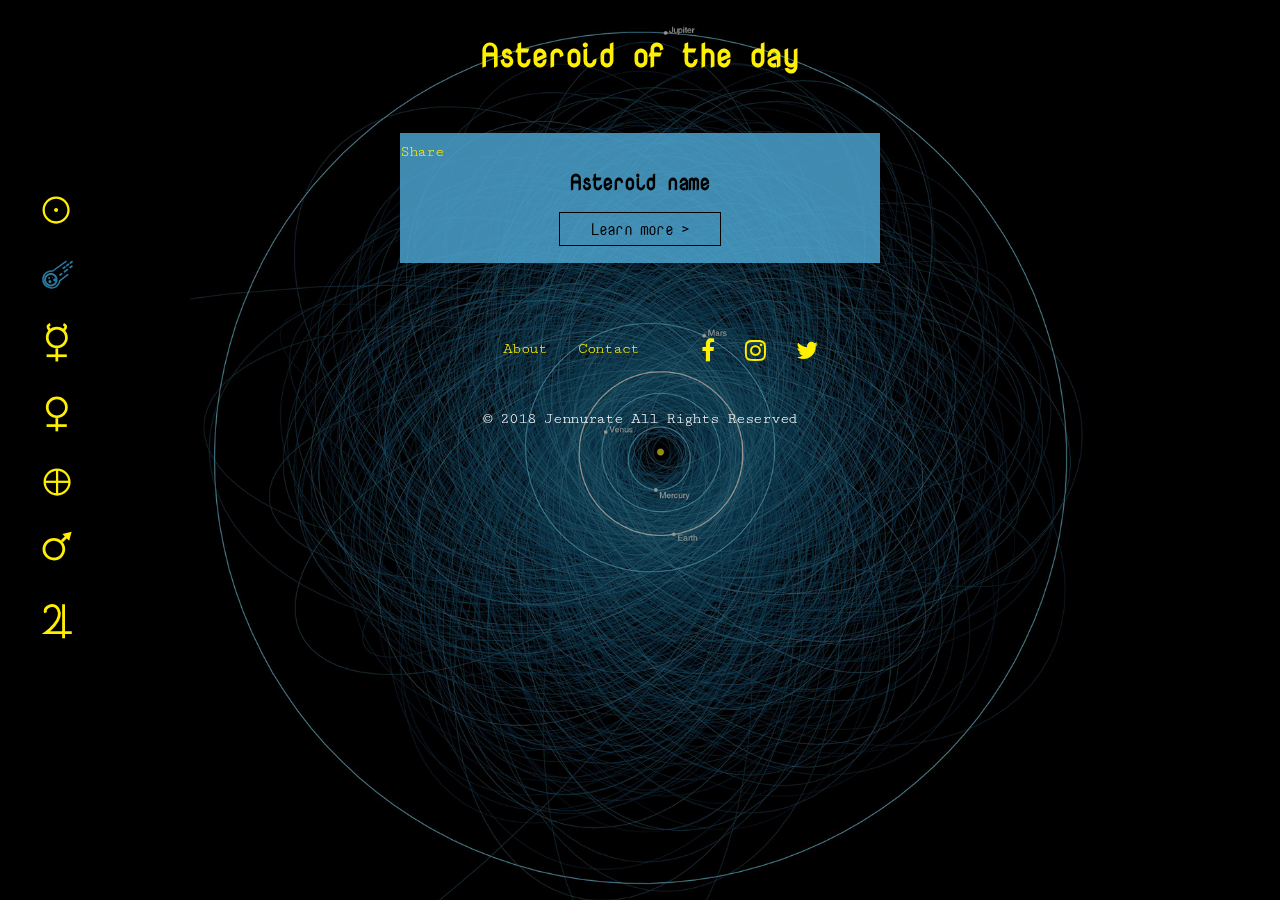
<file: index.html>
<!DOCTYPE html>
<html lang="en">
<head>
  <meta charset="utf-8" />
  <meta name="description" content="Check out the nearest asteroid of today! Data retrieved from NASA." />
  <meta name="keywords" content="asteroid, celestial object, celestial bodies, earth, NASA, space" />
  <meta name="viewport" content="width=device-width, initial-scale=1" />

  <meta property="og:image" content="bg-images/potentially-hazardous-asteroids.jpg">
  <meta property="og:image:type" content="image/jpg">
  <meta property="og:image:width" content="200">
  <meta property="og:image:height" content="200">

  <link rel="stylesheet" href="styles/styles.css" type="text/css" />
  <!-- Icons -->
  <link rel="stylesheet" href="https://cdnjs.cloudflare.com/ajax/libs/font-awesome/4.7.0/css/font-awesome.min.css" />
  <title>Asteroid of the Day</title>

</head>
<body>
  <div id="fb-root"></div>
<script>
  (function(d, s, id) {
    var js, fjs = d.getElementsByTagName(s)[0];
    if (d.getElementById(id)) return;
    js = d.createElement(s); js.id = id;
    js.src = 'https://connect.facebook.net/nb_NO/sdk.js#xfbml=1&version=v3.0';
    fjs.parentNode.insertBefore(js, fjs);
  }(document, 'script', 'facebook-jssdk'));
</script>

  <div id="bg" class="index-bg"></div>
  <div id="filter"></div>

  <!-- Background element -->
  <ul class="nav-list" id="background-element">
    <li>
      <a id="sun" class="nav-element"><span id="bg-cap"><p>Check out the background-picture</p></span></a>
    </li>
    <li>
        <a id="x" class="nav-element"><span><p>Click for explanation</p></span></a>
        <div id="bg-expl-container">
        <div id="bg-box">
          <p>
            <a href="https://apod.nasa.gov" target="_blank" title="Opens in new tab">This image</a>
            shows the orbits of the nearly 1,500 known Potentially Hazardous Asteroids (PHA's) in our solar system.
            PHA's are considered by <a href="https://cneos.jpl.nasa.gov/about/neo_groups.html" target="_blank" title="Opens in new tab">NASA</a>
             to be asteroids within a certain distance (specifically <a class="tip">0.05 AU <span>7,479,893.54 km<br /> 4,647,790.36 miles</span></a>) and with an
            <a class="tip">absolute magnitude (H)<span>Measure of a celestial object's luminosity (total amount of energy emitted per unit time).</span></a>
            less than or equal to 22.0. If an asteroid does not fulfill at least one of these requirements, it's not considered a PHA.
          </p>
        </div>
      </div>
    </li>
  </ul>


  <div id="content"> <!-- For fading out -->
  <header>
    <div id="top-nav">
      <div id="hamburger">
        <span id="bar-1"></span>
        <span id="bar-2"></span>
        <span id="bar-3"></span>
      </div>
    </div>
    <nav id="main-nav">
      <ul>
        <li><a id="home" class="nav-element" href="index.html"><span><p>Home</span></p></a></li>
        <li><a id="mercury" class="nav-element" href="asteroid-of-the-day.html"><span><p>Today's asteroid</p></span></a></li>
        <li><a id="venus" class="nav-element" href="discover.html"><span><p>Discover more approaching asteroids</p></span></a></li>
        <li><a id="earth" class="nav-element" href="planetary-defense.html"><span><p>How do we defend our planet?</p></span></a></li>
        <li><a id="mars" class="nav-element" href="asteroid-belt.html"><span><p>Learn more about the asteroid belt</p></span></a></li>
        <li><a id="jupiter" class="nav-element" href="well-known-asteroids.html"><span><p>Asteroids visited by spacecrafts</p></span></a></li>
      </ul>
    </nav>
  </header>

  <main>
    <h1>Asteroid of the day</h1>

    <div class="index-container">
    <div id="top-container">
    <div class="asteroid-box">
      <div class="fb-share-button" data-href="http://www.jennurate.com/asteroidod/" data-layout="button_count" data-size="small" data-mobile-iframe="true">
        <a target="_blank" href="https://www.facebook.com/sharer/sharer.php?u=http%3A%2F%2Fwww.jennurate.com%2Fasteroidod%2F&amp;src=sdkpreparse" class="fb-xfbml-parse-ignore">Share</a>
      </div>
      <h2 id="asteroid-name" title="The name of the asteroid">Asteroid name</h2>
      <!--
      Dynamic content
      -->
      <ul id="details-list">

      </ul>
      <a href="asteroid-of-the-day.html" class="button learn-more-pos">Learn more ></a>
    </div><!-- asteroid box -->
  </div> <!--top container -->
  <div id="bottom-container">
    <!--
<a class="twitter-timeline" data-width="480" data-height="405" data-theme="dark" href="https://twitter.com/AsteroidWatch?ref_src=twsrc%5Etfw">Tweets by AsteroidWatch</a>
--></div>
</div>

  </main>

  <footer>
    <nav id="footer-nav">
      <ul>
        <li><a href="about.html" title="About Asteroid of the Day">About</a></li>
        <li><a href="contact.php" title="Contact me">Contact</a></li>
      </ul>
      <ul class="social-media">
        <li><a href="https://www.facebook.com/NASA/" class="fa fa-facebook" title="Follow NASA on Facebook"></a></li>
        <li><a href="https://www.instagram.com/nasa/" class="fa fa-instagram" title="Follow NASA on Instagram"></a></li>
        <li><a href="https://twitter.com/nasa" class="fa fa-twitter" title="Follow NASA on Twitter"></a></li>
      </ul>
    </nav>
    <p>&copy; 2018 Jennurate All Rights Reserved </p>

  </footer>
</div> <!-- content -->
<script src="scripts/api.js"></script>
<script src="scripts/home.js"></script>
<script src="scripts/global.js"></script>
<script async src="https://platform.twitter.com/widgets.js" charset="utf-8"></script>
</body>
</html>
</file>
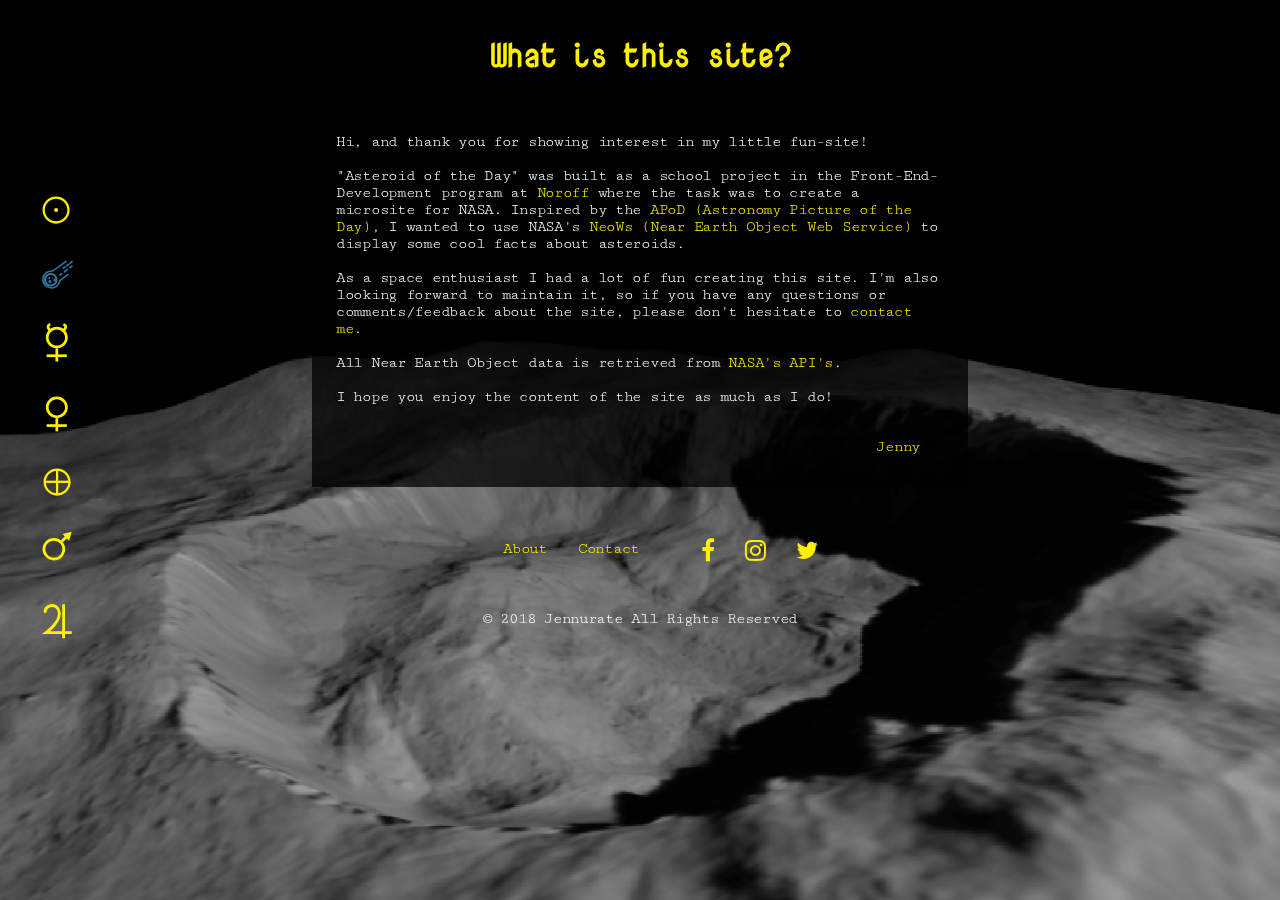
<file: about.html>
<!DOCTYPE html>
<html lang="en">
<head>
  <meta charset="utf-8" />
  <meta name="description" content="Check out the nearest asteroid of today! Data retrieved from NASA." />
  <meta name="keywords" content="asteroid, celestial object, celestial bodies, earth, NASA, space" />
  <meta name="viewport" content="width=device-width, initial-scale=1" />
  <link rel="stylesheet" href="styles/styles.css" type="text/css" />
  <!-- Icons -->
  <link rel="stylesheet" href="https://cdnjs.cloudflare.com/ajax/libs/font-awesome/4.7.0/css/font-awesome.min.css" />
  <title>Asteroid of the Day | What is this site?</title>

</head>
<body>
  <div id="bg" class="about-bg"></div>
  <div id="filter"></div>

  <!-- Background element -->
  <ul class="nav-list">
    <li>
      <a id="sun" class="nav-element"><span id="bg-cap"><p>Check out the background-picture</p></span></a>
    </li>
    <li>
      <a id="x" class="nav-element"><span><p>Click for explanation</p></span></a>
        <div id="bg-expl-container">
        <div id="bg-box">
          <p>
            <a href="https://solarsystem.nasa.gov/resources/748/juling-craters-shadow/?category=planets_jupiter" target="_blank" title="Opens in new tab">This picture</a>
            was taken by the spacecraft <a href="https://dawn.jpl.nasa.gov/" target="_blank" title="Opens in new tab">Dawn</a> of
            <a href="https://www.nasa.gov/image-feature/jpl/pia21754/juling-crater" target="_blank" title="Opens in new tab">The Juling Crater</a> on
            one of our solar system's dwarf planets, Ceres. The picture
            was taken on August 24, 2016 when Dawn was orbiting Ceres about 385 km (240 miles) above the surface.
            The Juling Crater is about 2.5 km (1.6 miles) deep and 20 km (12 miles) in diameter.
          </p>
        </div>
      </div>
    </li>
  </ul>
<div id="content">
  <header>
    <div id="top-nav">
      <div id="hamburger">
        <span id="bar-1"></span>
        <span id="bar-2"></span>
        <span id="bar-3"></span>
      </div>
    </div>
    <nav id="main-nav">
      <ul>
        <li><a id="home" class="nav-element" href="index.html"><span><p>Home</span></p></a></li>
        <li><a id="mercury" class="nav-element" href="asteroid-of-the-day.html"><span><p>Today's asteroid</p></span></a></li>
        <li><a id="venus" class="nav-element" href="discover.html"><span><p>Discover more approaching asteroids</p></span></a></li>
        <li><a id="earth" class="nav-element" href="planetary-defense.html"><span><p>How do we defend our planet?</p></span></a></li>
        <li><a id="mars" class="nav-element" href="asteroid-belt.html"><span><p>Learn more about the asteroid belt</p></span></a></li>
        <li><a id="jupiter" class="nav-element" href="well-known-asteroids.html"><span><p>Asteroids visited by spacecrafts</p></span></a></li>
      </ul>
    </nav>
  </header>

  <main>
    <h1>What is this site?</h1>
    <div id="about-content">
      <p>
        Hi, and thank you for showing interest in my little fun-site!
        <br />
        <br />
        "Asteroid of the Day" was built as a school project in the Front-End-Development program at
        <a href="http://www.noroff.no" target="_blank" title="Opens in new tab">Noroff</a>
        where the task was to create a microsite for NASA. Inspired by the
        <a href="https://apod.nasa.gov/" title="Opens in new tab" target="_blank">APoD (Astronomy Picture of the Day)</a>,
        I wanted to use
        NASA's <a href="https://api.nasa.gov/api.html#NeoWS" target="_blank" title="Opens in new tab">NeoWs (Near Earth Object Web Service)</a>
        to display some cool facts about asteroids.
        <br/>
        <br/>
        As a space enthusiast I had a lot of fun creating this site.
        I'm also looking forward to maintain it, so if you have any questions or
        comments/feedback about the site, please don't hesitate to <a href="contact.php">contact me</a>.

        <br />
        <br />
        All Near Earth Object data is retrieved from
        <a href="https://api.nasa.gov/api.html#NeoWS" target="_blank" title="Opens in new tab">NASA's API's</a>.
        <br/>
        <br/>
        I hope you enjoy the content of the site as much as I do!
        <br/>
        <br/>
      </p>
      <a href="http://www.jennurate.com" class="sign" target="_blank" title="Check out my website">Jenny</a>
    </div>
  </main>

  <footer>
    <nav id="footer-nav">
      <ul>
        <li><a href="about.html" title="About Asteroid of the Day">About</a></li>
        <li><a href="contact.php" title="Contact me">Contact</a></li>
      </ul>
      <ul class="social-media">
        <li><a href="https://www.facebook.com/NASA/" class="fa fa-facebook" title="Follow NASA on Facebook"></a></li>
        <li><a href="https://www.instagram.com/nasa/" class="fa fa-instagram" title="Follow NASA on Instagram"></a></li>
        <li><a href="https://twitter.com/nasa" class="fa fa-twitter" title="Follow NASA on Twitter"></a></li>
      </ul>
    </nav>
    <p>&copy; 2018 Jennurate All Rights Reserved </p>

  </footer>
</div> <!-- content -->

<script src="scripts/api.js"></script>
<script src="scripts/global.js"></script>
</body>
</html>
</file>
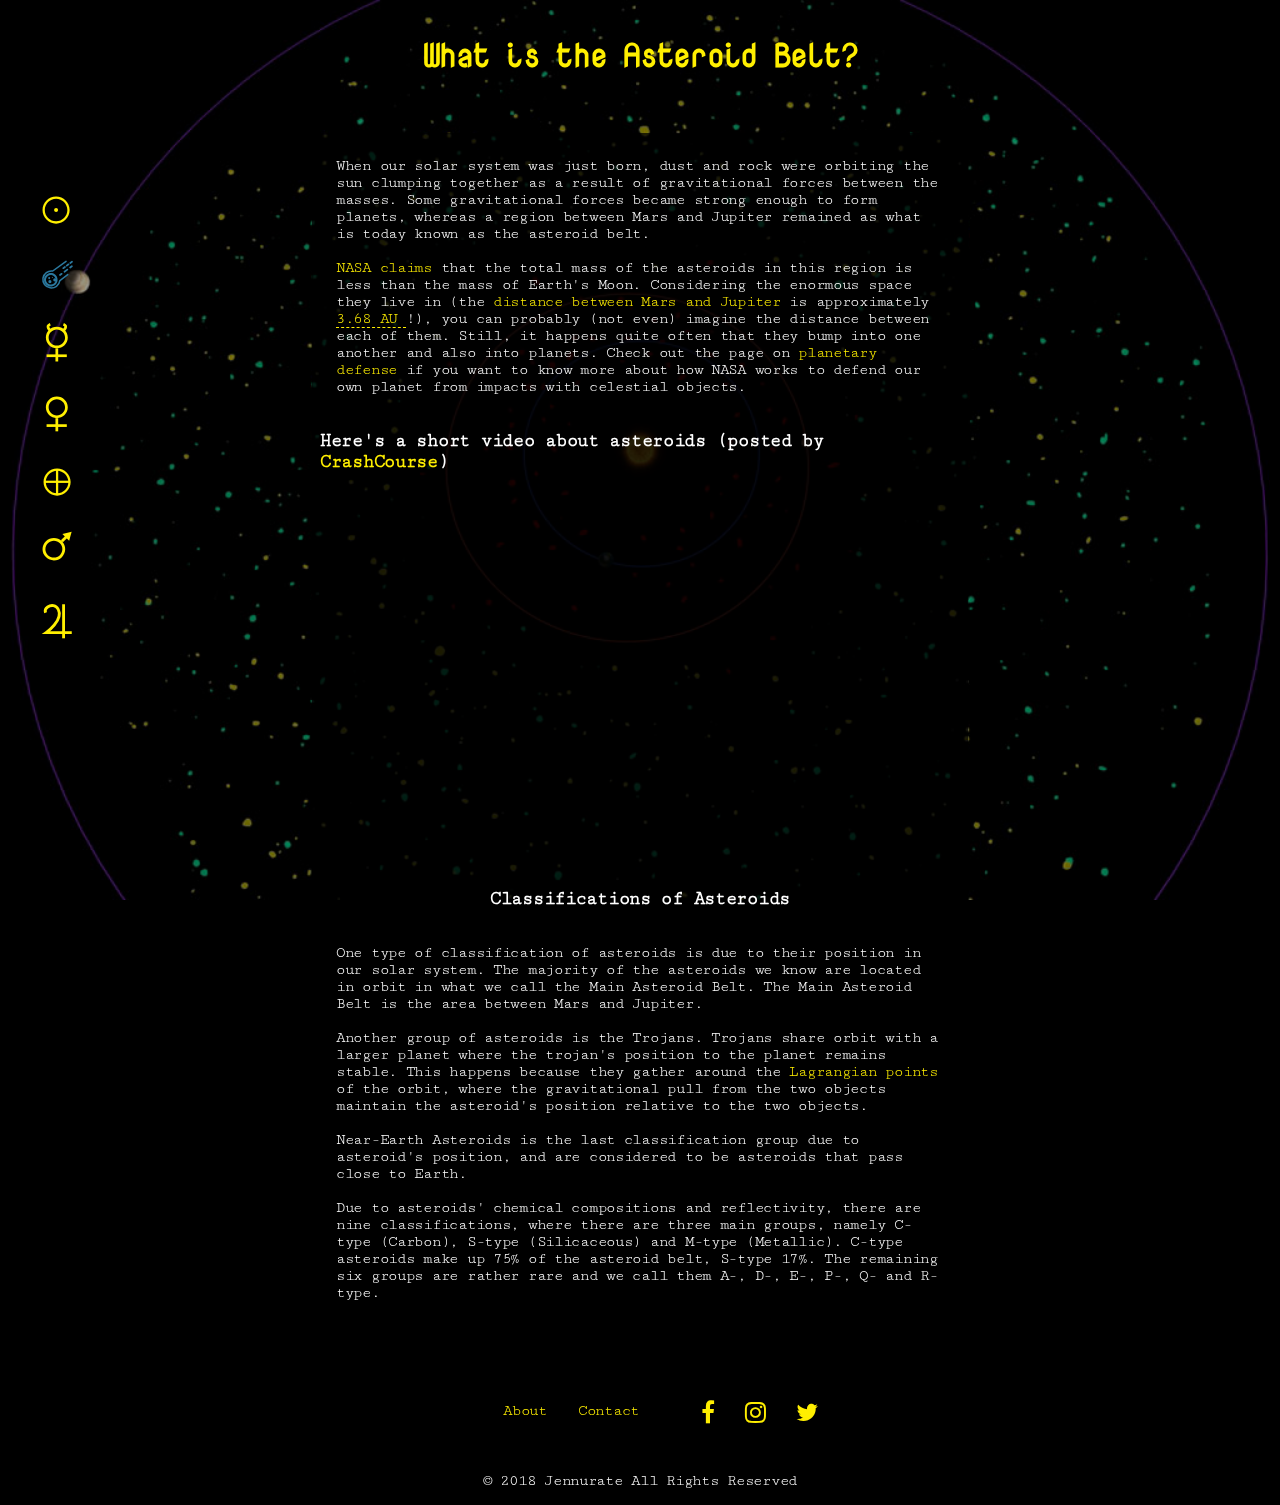
<file: asteroid-belt.html>
<!DOCTYPE html>
<html lang="en">
<head>
  <meta charset="utf-8" />
  <meta name="description" content="Check out the nearest asteroid of today! Data retrieved from NASA." />
  <meta name="keywords" content="asteroid, celestial object, celestial bodies, earth, NASA, space, planetary defense" />
  <meta name="viewport" content="width=device-width, initial-scale=1" />
  <link rel="stylesheet" href="styles/styles.css" type="text/css" />
  <!-- Icons -->
  <link rel="stylesheet" href="https://cdnjs.cloudflare.com/ajax/libs/font-awesome/4.7.0/css/font-awesome.min.css" />
  <title>Asteroid of the Day | The Asteroid Belt</title>
</head>
<body>
  <div id="bg" class="belt-bg"></div>
  <div id="filter"></div>

  <!-- Background element -->
  <ul class="nav-list">
    <li>
      <a id="sun" class="nav-element"><span id="bg-cap"><p>Check out the background-picture</p></span></a>
    </li>
    <li>
      <a id="x" class="nav-element"><span><p>Click for explanation</p></span></a>
        <div id="bg-expl-container">
        <div id="bg-box">
          <p>
            <a href="https://www.nasa.gov/mission_pages/WISE/multimedia/pia12469.html" target="_blank" title="Opens in new tab">This diagram</a> shows
            the asteroid belt including three of the planets in our solar system (Jupiter in purple orbit, Mars in red, Earth in blue). The red
            dots are Near Earth Objects (NEO's), while the green dots represents populations of asteroids.
            The yellow dots are populations of asteroids that <a href="https://www.nasa.gov/mission_pages/WISE/main/index.html" target="_blank" title="Opens in new tab">WISE</a> was
            expected to see when it was launched in 2009. WISE did asteroid searches during its mission from 2009-2011, and was thereafter
            deactivated until it was reactivated in 2013 for the purpose of looking for NEO's, thereby renamed as <a href="https://www.nasa.gov/mission_pages/neowise/main/index.html" target="_blank" title="Opens in new tab">NEOWISE</a>.
          </p>
        </div>
      </div>
    </li>
  </ul>

<div id="content">
  <header>
    <div id="top-nav">
      <div id="hamburger">
        <span id="bar-1"></span>
        <span id="bar-2"></span>
        <span id="bar-3"></span>
      </div>
    </div>
    <nav id="main-nav">
      <ul>
        <li><a id="home" class="nav-element" href="index.html"><span><p>Home</span></p></a></li>
        <li><a id="mercury" class="nav-element" href="asteroid-of-the-day.html"><span><p>Today's asteroid</p></span></a></li>
        <li><a id="venus" class="nav-element" href="discover.html"><span><p>Discover more approaching asteroids</p></span></a></li>
        <li><a id="earth" class="nav-element" href="planetary-defense.html"><span><p>How do we defend our planet?</p></span></a></li>
        <li><a id="mars" class="nav-element" href="asteroid-belt.html"><span><p>Learn more about the asteroid belt</p></span></a></li>
        <li><a id="jupiter" class="nav-element" href="well-known-asteroids.html"><span><p>Asteroids visited by spacecrafts</p></span></a></li>
      </ul>
    </nav>
  </header>

  <main>
    <h1>What is the Asteroid Belt?</h1>
    <div class="belt-content">
      <p>
        When our solar system was just born, dust and rock were orbiting the sun clumping together as a result of
        gravitational forces between the masses. Some gravitational forces became strong enough to form planets, whereas
        a region between Mars and Jupiter remained as what is today known as the asteroid belt.
        <br/>
        <br/>

        <a href="https://solarsystem.nasa.gov/small-bodies/asteroids/in-depth/" target="_blank" title="Opens in new tab">NASA claims</a>
        that the total mass of the asteroids in this region is less than the mass of Earth's Moon. Considering the enormous space they
        live in (the <a href="https://theplanets.org/distances-between-planets/" target="_blank" title="Opens in new tab">distance between Mars and Jupiter</a> is
        approximately <a class="tip">3.68 AU <span>550,390,000 km<br /> 342,012,346 miles</span></a>!),
        you can probably (not even) imagine the distance between each of them. Still, it happens quite often that they bump into
        one another and also into planets. Check out the page on <a href="planetary-defense.html">planetary defense</a> if
        you want to know more about how NASA works to defend our own planet from impacts with celestial objects.
      </p>

        <h3>Here's a short video about asteroids
          (posted by <a href="https://www.youtube.com/channel/UCX6b17PVsYBQ0ip5gyeme-Q" target="_blank" title="Opens in new tab">CrashCourse</a>)</h3>
      <iframe class="video" src="https://www.youtube.com/embed/auxpcdQimCs" frameborder="0" allow="autoplay; encrypted-media" allowfullscreen></iframe>

        <h3>Classifications of Asteroids</h3>
        <p>
        One type of classification of asteroids is due to their position in our solar system.
        The majority of the asteroids we know are located in orbit in what we call the Main Asteroid Belt.
        The Main Asteroid Belt is the area between Mars and Jupiter.
        <br/><br/>
        Another group of asteroids is the Trojans. Trojans share orbit with a larger planet where the trojan's position to the planet
        remains stable. This happens because they gather around the <a href="https://www.nasa.gov/missions/solarsystem/f-lagrange.html" target="_blank" title="Opens in new tab">Lagrangian points</a> of
        the orbit, where the
        gravitational pull from the two objects maintain the asteroid's position relative to the two objects.
        <br/><br/>
        Near-Earth Asteroids is the last classification group due to asteroid's position,
        and are considered to be asteroids that pass close to Earth.
        <br/><br/>
        Due to asteroids' chemical compositions and reflectivity, there are nine classifications,
        where there are three main groups, namely C-type (Carbon),
        S-type (Silicaceous) and M-type (Metallic). C-type asteroids make up 75% of the asteroid belt, S-type 17%. The remaining
        six groups are rather rare and we call them
        A-, D-, E-, P-, Q- and R-type.
      </p>
    </div>
    <a id="to-top" href="#content" title="Back to top"></a>
  </main>

  <footer>
    <nav id="footer-nav">
      <ul>
        <li><a href="about.html" title="About Asteroid of the Day">About</a></li>
        <li><a href="contact.php" title="Contact me">Contact</a></li>
      </ul>
      <ul class="social-media">
        <li><a href="https://www.facebook.com/NASA/" class="fa fa-facebook" title="Follow NASA on Facebook"></a></li>
        <li><a href="https://www.instagram.com/nasa/" class="fa fa-instagram" title="Follow NASA on Instagram"></a></li>
        <li><a href="https://twitter.com/nasa" class="fa fa-twitter" title="Follow NASA on Twitter"></a></li>
      </ul>
    </nav>
    <p>&copy; 2018 Jennurate All Rights Reserved </p>

  </footer>
</div> <!-- content -->

<script src="scripts/global.js"></script>
</body>
</html>
</file>
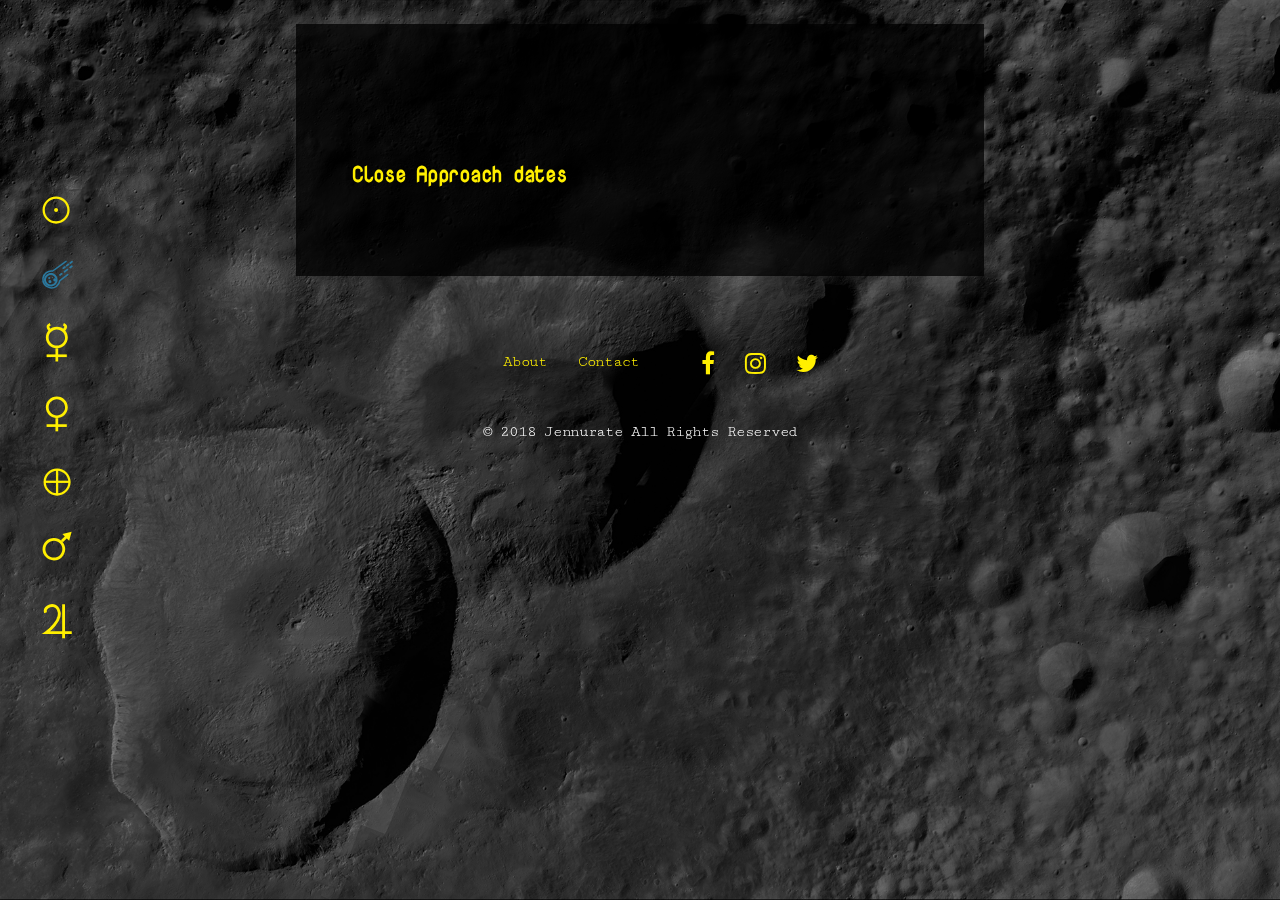
<file: asteroid-of-the-day.html>
<!DOCTYPE html>
<html lang="en">
<head>
  <meta charset="utf-8" />
  <meta name="description" content="Check out the nearest asteroid of today! Data retrieved from NASA." />
  <meta name="keywords" content="asteroid, celestial object, celestial bodies, earth, NASA, space" />
  <meta name="viewport" content="width=device-width, initial-scale=1" />
  <link rel="stylesheet" href="styles/styles.css" type="text/css" />
  <!-- Icons -->
  <link rel="stylesheet" href="https://cdnjs.cloudflare.com/ajax/libs/font-awesome/4.7.0/css/font-awesome.min.css" />
  <title>Asteroid of the Day | Today's Asteroid Details</title>

  </head>
<body>
  <div id="bg" class="asteroid-bg"></div>
  <div id="filter"></div>

  <!-- Background element -->
  <ul class="nav-list">
    <li>
      <a id="sun" class="nav-element"><span id="bg-cap"><p>Check out the background-picture</p></span></a>
    </li>
    <li>
      <a id="x" class="nav-element"><span><p>Click for explanation</p></span></a>
        <div id="bg-expl-container">
        <div id="bg-box">
          <p>
            <a href="https://solarsystem.nasa.gov/resources/413/marcia-av-l-12/" target="_blank" title="Opens in new tab">This image</a> shows the very famous asteroid
            <a href="https://www.nasa.gov/mission_pages/dawn/multimedia/pia15678.html" target="_blank" title="Opens in new tab">Vesta</a>, captured in 2011/2012 by the
            spacecraft <a href="https://dawn.jpl.nasa.gov/" target="_blank" title="Opens in new tab">Dawn</a> during its
            mission to Vesta. This asteroid was discovered in 1807 by
            Heinrich Wilhelm Olbers (Germany), and is one of the biggest asteroids in our solar system. Vesta is mainly consisting of rock, and
            the craters you see on the image is known as "The snowman".
          </p>
        </div>
      </div>
    </li>
  </ul>

<div id="content">
  <header>
    <div id="top-nav">
      <div id="hamburger">
        <span id="bar-1"></span>
        <span id="bar-2"></span>
        <span id="bar-3"></span>
      </div>
    </div>
    <nav id="main-nav">
      <ul>
        <li><a id="home" class="nav-element" href="index.html"><span><p>Home</span></p></a></li>
        <li><a id="mercury" class="nav-element" href="asteroid-of-the-day.html"><span><p>Today's asteroid</p></span></a></li>
        <li><a id="venus" class="nav-element" href="discover.html"><span><p>Discover more approaching asteroids</p></span></a></li>
        <li><a id="earth" class="nav-element" href="planetary-defense.html"><span><p>How do we defend our planet?</p></span></a></li>
        <li><a id="mars" class="nav-element" href="asteroid-belt.html"><span><p>Learn more about the asteroid belt</p></span></a></li>
        <li><a id="jupiter" class="nav-element" href="well-known-asteroids.html"><span><p>Asteroids visited by spacecrafts</p></span></a></li>
      </ul>
    </nav>
  </header>

  <main>
      <div class="details-content">
        <h1 id="asteroid-details-name"></h1>
        <ul id="details">
        </ul>

        <ul id="timeline">
          <h2>Close Approach dates</h2>
        </ul>
    </div> <!-- details content -->

    <a id="to-top" href="#content" title="Back to top"></a>
  </main>

  <footer>
    <nav id="footer-nav">
      <ul>
        <li><a href="about.html" title="About Asteroid of the Day">About</a></li>
        <li><a href="contact.php" title="Contact me">Contact</a></li>
      </ul>
      <ul class="social-media">
        <li><a href="https://www.facebook.com/NASA/" class="fa fa-facebook" title="Follow NASA on Facebook"></a></li>
        <li><a href="https://www.instagram.com/nasa/" class="fa fa-instagram" title="Follow NASA on Instagram"></a></li>
        <li><a href="https://twitter.com/nasa" class="fa fa-twitter" title="Follow NASA on Twitter"></a></li>
      </ul>
    </nav>
    <p>&copy; 2018 Jennurate All Rights Reserved </p>

  </footer>
</div> <!-- content -->

<script src="scripts/api.js"></script>
<script src="scripts/global.js"></script>
</body>
</html>
</file>
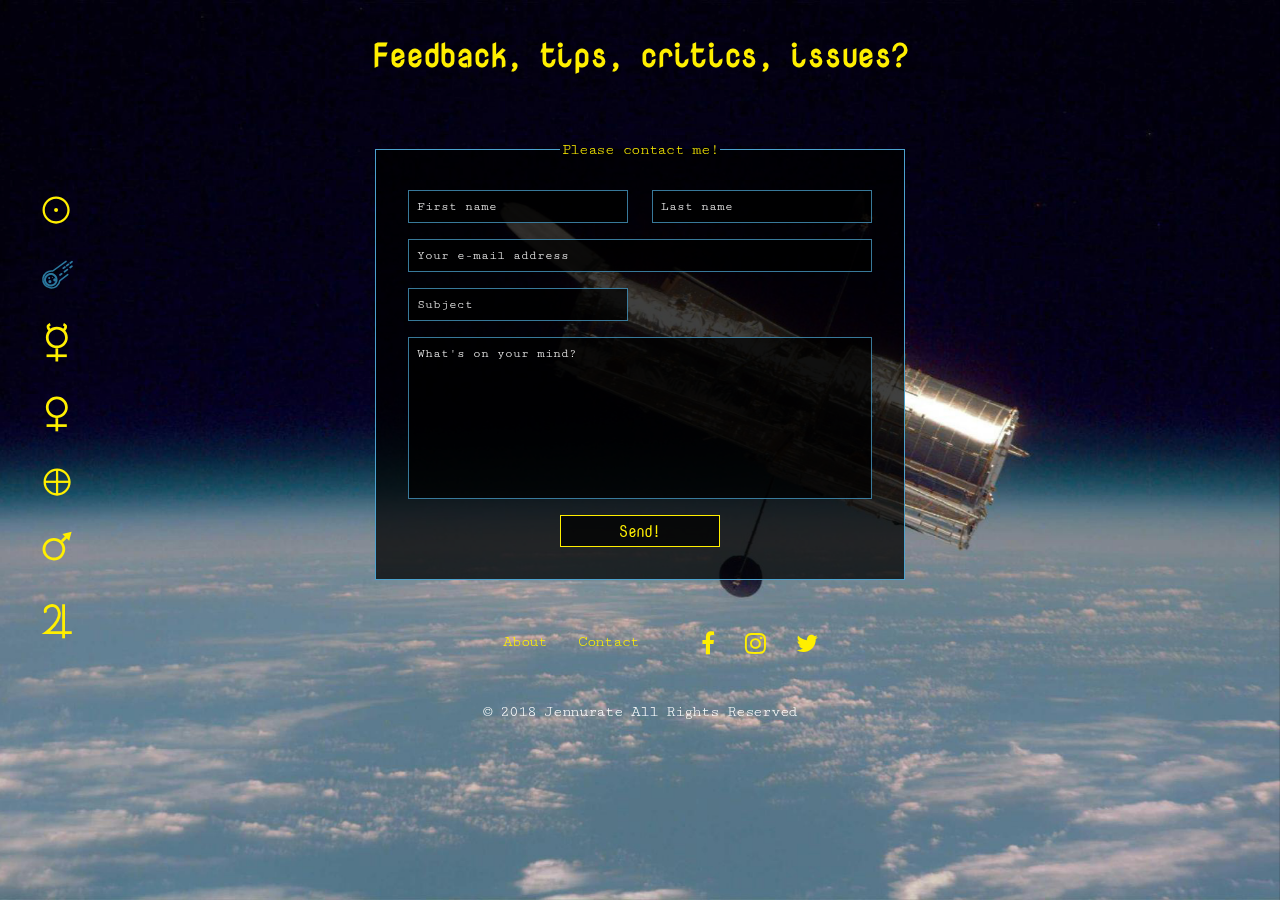
<file: contact.html>
<!DOCTYPE html>
<html lang="en">
<head>
  <meta charset="utf-8" />
  <meta name="description" content="Check out the nearest asteroid of today! Data retrieved from NASA." />
  <meta name="keywords" content="asteroid, celestial object, celestial bodies, earth, NASA, space" />
  <link rel="stylesheet" href="styles/styles.css" type="text/css" />
  <!-- Icons -->
  <link rel="stylesheet" href="https://cdnjs.cloudflare.com/ajax/libs/font-awesome/4.7.0/css/font-awesome.min.css" />
  <title>Asteroid of the Day | Contact</title>

</head>
<body>
  <div id="bg" class="contact-bg"></div>

  <!-- Background element -->
  <ul class="nav-list">
    <li>
      <a id="sun" class="nav-element"><span id="bg-cap">Check out the background-picture</span></a>
    </li>
    <li>
      <div id="bg-expl-container">
        <i id="x"></i>
        <div id="bg-box">
          <p>
            <a href="https://images.nasa.gov/details-PIA18165.html" target="_blank" title="Opens in new tab">This image</a> shows the Hubble Telescope against Earth's horizon, and was taken by <a href="https://www.nasa.gov" target="_blank" title="Opens in new tab">NASA</a> in 1997.
            The Hubble Telescope was launched April 24, 1990 and was the worlds first optical telescope to be in space. Since its launch date, Hubble has made more than 1.3 million observations and gone
            more than 4 billion miles simply circling around Earth, and still going!
            Discover more amazing facts about the Hubble Telescope <a href="https://www.nasa.gov/mission_pages/hubble/story/index.html" target="_blank" title="Opens in new tab">here</a>.
          </p>
        </div>
      </div>
    </li>
  </ul>

<div id="content">
  <header>
    <nav id="main-nav">
      <ul>
        <li><a id="home" class="nav-element" href="index.html"><span>Home</span></a></li>
        <li><a id="mercury" class="nav-element" href="asteroid-of-the-day.html"><span>Today's asteroid</span></a></li>
        <li><a id="venus" class="nav-element" href="well-known-asteroids.html"><span>Well known asteroids</span></a></li>
        <li><a id="earth" class="nav-element" href="planetary-defense.html"><span>How do we defend our planet?</span></a></li>
        <li><a id="mars" class="nav-element" href="discover.html"><span>Discover more asteroids</span></a></li>
        <li><a id="jupiter" class="nav-element" href="#"><span>Another page</span></a></li>
      </ul>
    </nav>
  </header>

  <main>
    <h1>Feedback, tips, critics, issues?</h1>
    <fieldset>
      <legend>Please contact me!</legend>
      <form method="post" action="" id="contact-form">
        <!-- honeypot field -->
        <input name="firstname" type="text" id="firstname" class="hide-robot"/>
        <!-- honeypot field end -->
        <input name="fname" id="fname" type="text" placeholder="First name" />
        <input name="lname" id="lname" type="text" placeholder="Last name"  />
        <p id="name-error" class="hide-robot"></p>
        <input name="email" id="email" type="email" placeholder="Your e-mail address"  />
        <p id="email-error" class="hide-robot"></p>
        <input name="subject" id="subject" type="text" placeholder="Subject"  />
        <p id="subject-error" class="hide-robot"></p>
        <textarea name="message" id="message" placeholder="What's on your mind?" ></textarea>
        <p id="message-error" class="hide-robot"></p>
        <input id="submit" type="submit" value="Send!" />
      </form>
    </fieldset>
<!-- Honey pot creds: https://arctek.co.za/simple-honeypot-for-an-html-form/ -->
  </main>

  <footer>
    <nav id="footer-nav">
      <ul>
        <li><a href="about.html" title="About Asteroid of the Day">About</a></li>
        <li><a href="contact.html" title="Contact me">Contact</a></li>
      </ul>
      <ul class="social-media">
        <li><a href="https://www.facebook.com/NASA/" class="fa fa-facebook" title="Follow NASA on Facebook"></a></li>
        <li><a href="https://www.instagram.com/nasa/" class="fa fa-instagram" title="Follow NASA on Instagram"></a></li>
        <li><a href="https://twitter.com/nasa" class="fa fa-twitter" title="Follow NASA on Twitter"></a></li>
      </ul>
    </nav>
    <p>&copy; 2018 Jennurate All Rights Reserved </p>

  </footer>
</div> <!-- content -->

<script src="scripts/validations.js"></script>
<script src="scripts/global.js"></script>
</body>
</html>
</file>
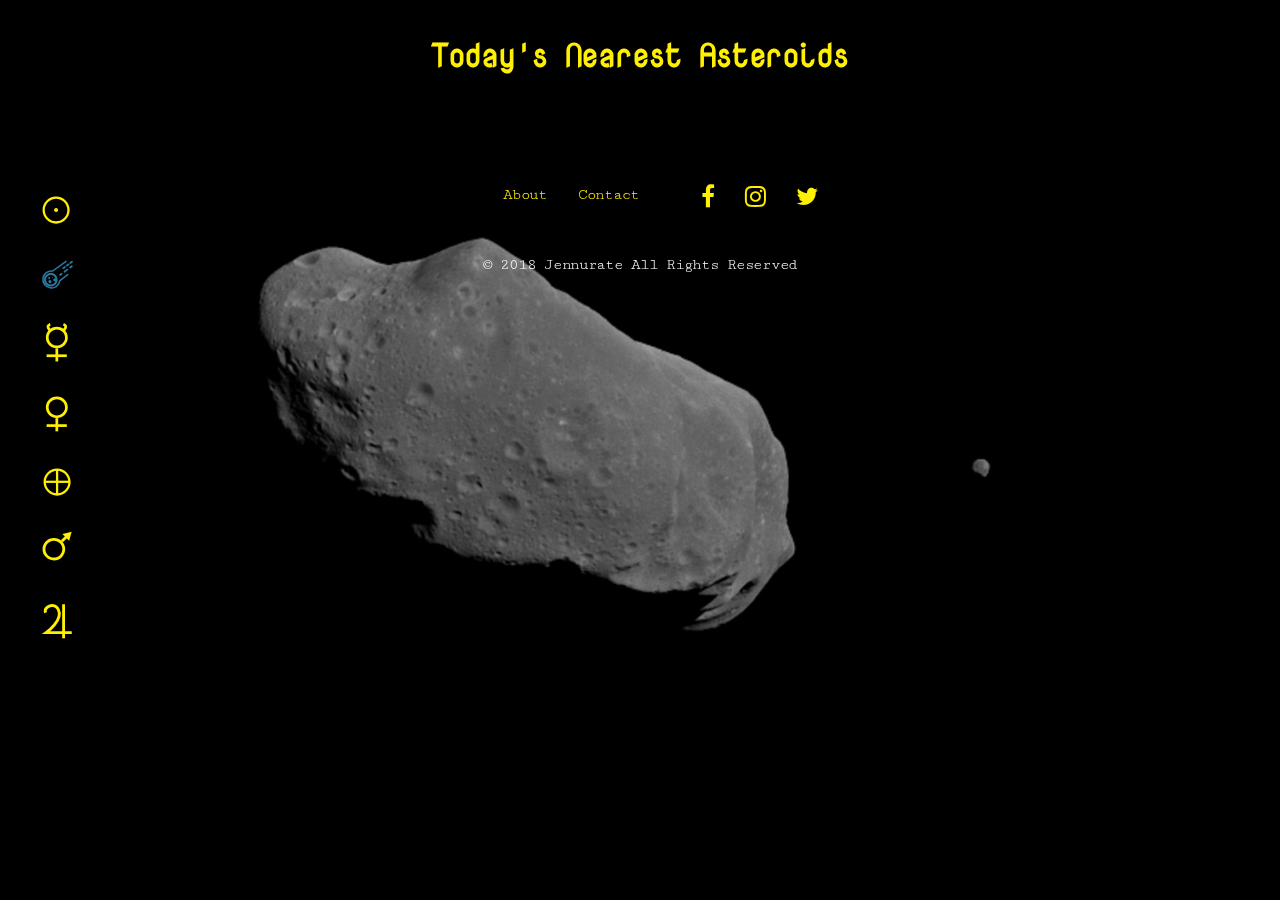
<file: discover.html>
<!DOCTYPE html>
<html lang="en">
<head>
  <meta charset="utf-8" />
  <meta name="description" content="Check out the nearest asteroids of today! Data retrieved from NASA." />
  <meta name="keywords" content="asteroid, celestial object, celestial bodies, earth, NASA, space" />
  <meta name="viewport" content="width=device-width, initial-scale=1" />
  <link rel="stylesheet" href="styles/styles.css" type="text/css" />
  <!-- Icons -->
  <link rel="stylesheet" href="https://cdnjs.cloudflare.com/ajax/libs/font-awesome/4.7.0/css/font-awesome.min.css" />
  <title>Asteroid of the Day | Discover More Approaching Asteroids</title>

  </head>
<body>
  <div id="bg" class="discover-bg"></div>
  <div id="filter"></div>

  <!-- Background element -->
  <ul class="nav-list">
    <li>
      <a id="sun" class="nav-element"><span id="bg-cap"><p>Check out the background-picture</p></span></a>
    </li>
    <li>
      <a id="x" class="nav-element"><span><p>Click for explanation</p></span></a>
        <div id="bg-expl-container">
        <div id="bg-box">
          <p>
            In <a href="https://www.jpl.nasa.gov/spaceimages/details.php?id=PIA00136" target="_blank" title="Opens in new tab">this picture</a>
            you see the very first asteroid found to have its own moon, 243 Ida! This asteroid was discovered
            in 1884 by Johann Palisa (Austria), but its mooon, Dactyl, was not discovered until 1994 when
            <a href="https://www.jpl.nasa.gov/missions/galileo/" target="_blank" title="Opens in new tab">Galileo</a>
            flew by the asteroid on its way to Jupiter. Ida was the 243rd asteroid to be discovered and got its name
            after a nymph in Greek mythology. It was the second asteroid to be visited by a spacecraft after Galileo visited 951 Gaspra in 1991.
            Read more about Ida and its moon
            <a href="https://solarsystem.nasa.gov/small-bodies/asteroids/243-ida/in-depth/" target="_blank" title="Opens in new tab">here</a>.
          </p>
        </div>
      </div>
    </li>
  </ul>

<div id="content">
  <header>
    <div id="top-nav">
      <div id="hamburger">
        <span id="bar-1"></span>
        <span id="bar-2"></span>
        <span id="bar-3"></span>
      </div>
    </div>
    <nav id="main-nav">
      <ul>
        <li><a id="home" class="nav-element" href="index.html"><span><p>Home</span></p></a></li>
        <li><a id="mercury" class="nav-element" href="asteroid-of-the-day.html"><span><p>Today's asteroid</p></span></a></li>
        <li><a id="venus" class="nav-element" href="discover.html"><span><p>Discover more approaching asteroids</p></span></a></li>
        <li><a id="earth" class="nav-element" href="planetary-defense.html"><span><p>How do we defend our planet?</p></span></a></li>
        <li><a id="mars" class="nav-element" href="asteroid-belt.html"><span><p>Learn more about the asteroid belt</p></span></a></li>
        <li><a id="jupiter" class="nav-element" href="well-known-asteroids.html"><span><p>Asteroids visited by spacecrafts</p></span></a></li>
      </ul>
    </nav>
  </header>

  <main>
      <h1>Today's Nearest Asteroids</h1>
      <ul id="asteroids-list"></ul>
      <a id="to-top" href="#content" title="Back to top"></a>
  </main>

  <footer>
    <nav id="footer-nav">
      <ul>
        <li><a href="about.html" title="About Asteroid of the Day">About</a></li>
        <li><a href="contact.php" title="Contact me">Contact</a></li>
      </ul>
      <ul class="social-media">
        <li><a href="https://www.facebook.com/NASA/" class="fa fa-facebook" title="Follow NASA on Facebook"></a></li>
        <li><a href="https://www.instagram.com/nasa/" class="fa fa-instagram" title="Follow NASA on Instagram"></a></li>
        <li><a href="https://twitter.com/nasa" class="fa fa-twitter" title="Follow NASA on Twitter"></a></li>
      </ul>
    </nav>
    <p>&copy; 2018 Jennurate All Rights Reserved </p>

  </footer>
</div> <!-- content -->

<script src="scripts/api.js"></script>
<script src="scripts/global.js"></script>

</body>
</html>
</file>
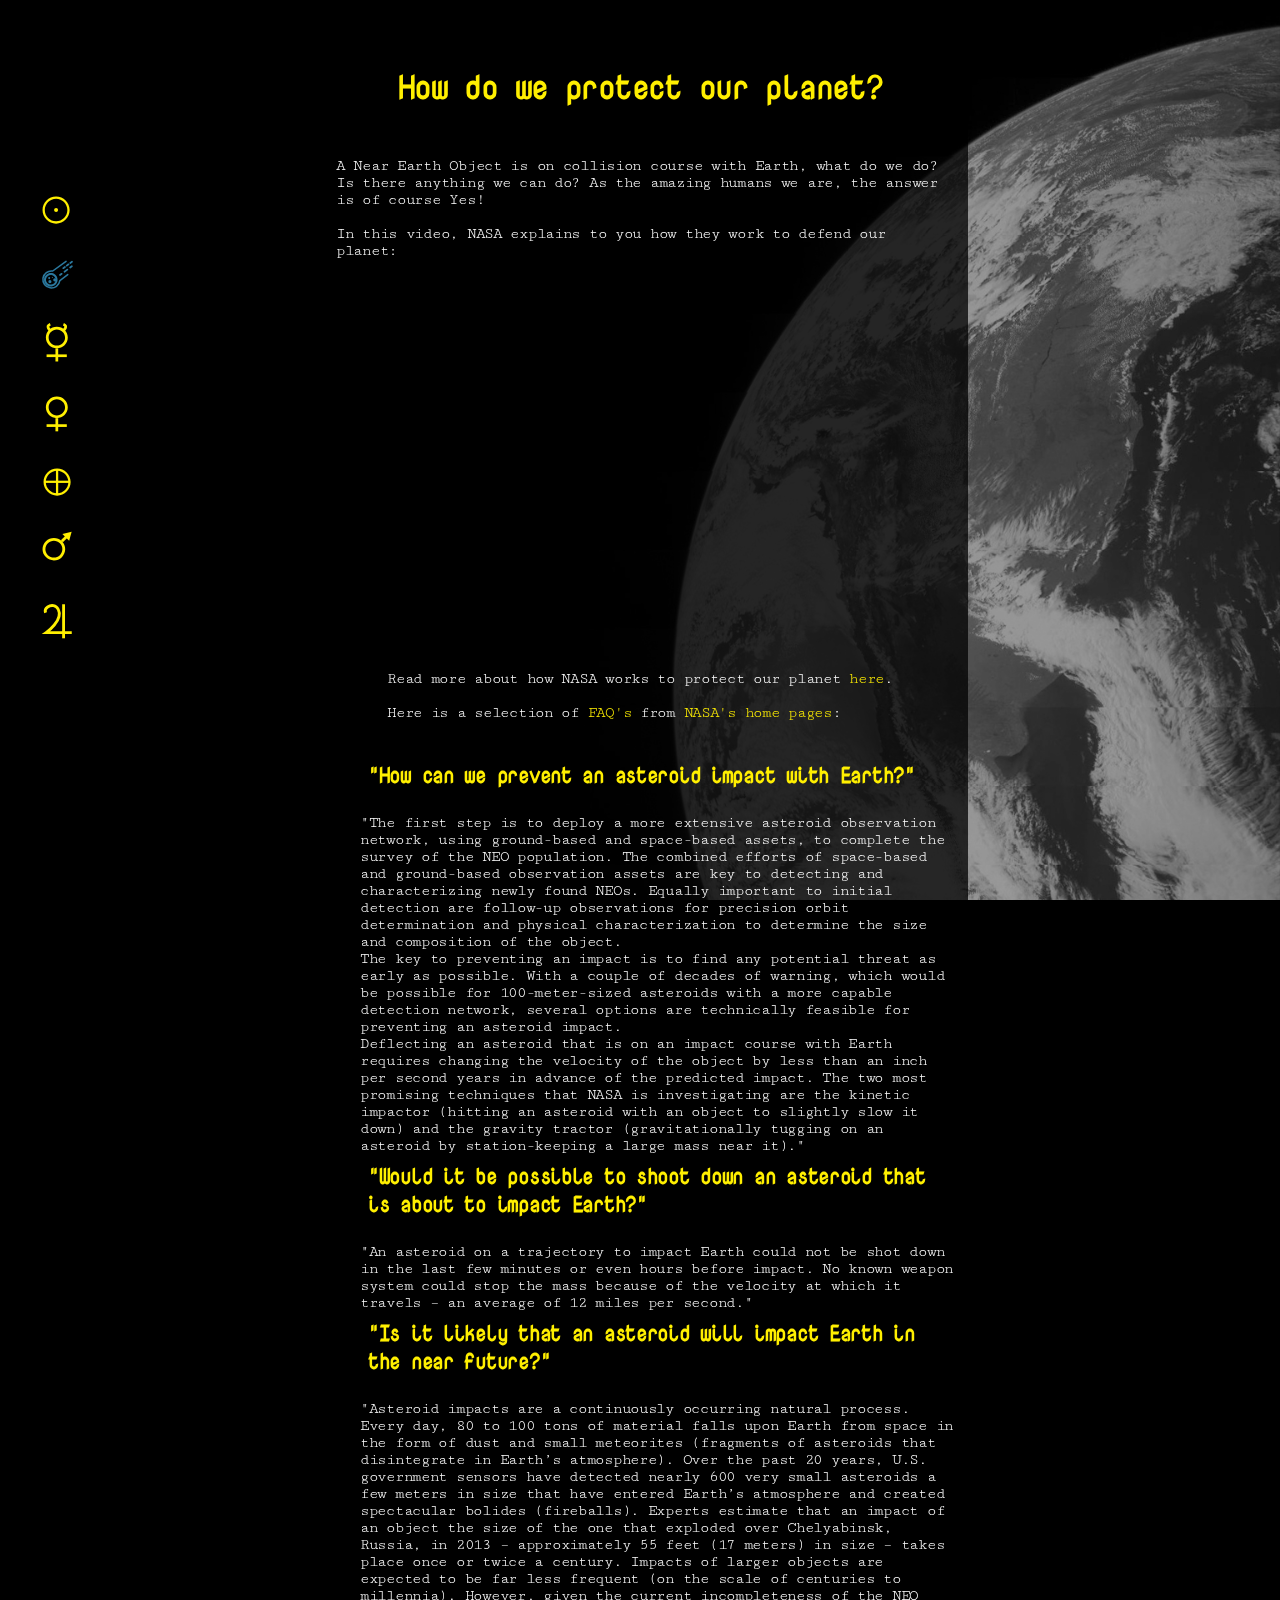
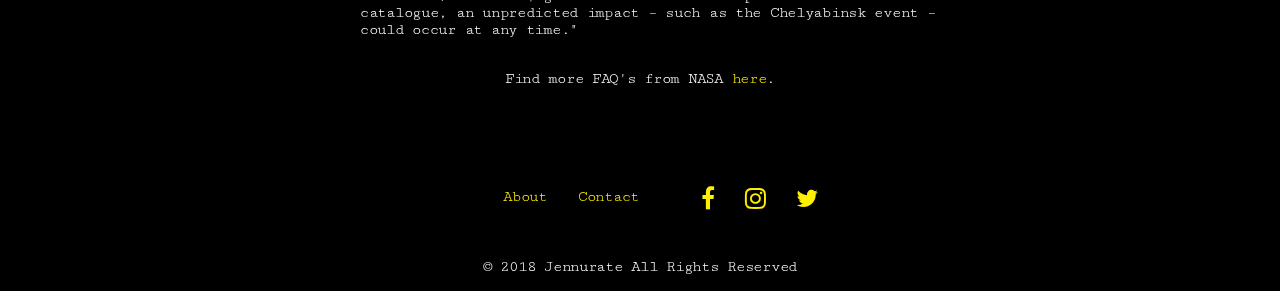
<file: planetary-defense.html>
<!DOCTYPE html>
<html lang="en">
<head>
  <meta charset="utf-8" />
  <meta name="description" content="Asteroid of the Day. Learn more about how we defend our planet against asteroid impacts. Content retrieved from NASA." />
  <meta name="keywords" content="asteroid, celestial object, celestial bodies, earth, NASA, space, planetary defense" />
  <meta name="viewport" content="width=device-width, initial-scale=1" />
  <link rel="stylesheet" href="styles/styles.css" type="text/css" />
  <!-- Icons -->
  <link rel="stylesheet" href="https://cdnjs.cloudflare.com/ajax/libs/font-awesome/4.7.0/css/font-awesome.min.css" />
  <title>Asteroid of the Day | Planetary Defense</title>

</head>
<body>
  <div id="bg" class="planetary-bg"></div>
  <div id="filter"></div>

  <!-- Background element -->
  <ul class="nav-list">
    <li>
      <a id="sun" class="nav-element"><span id="bg-cap"><p>Check out the background-picture</p></span></a>
    </li>
    <li>
      <a id="x" class="nav-element"><span><p>Click for explanation</p></span></a>
        <div id="bg-expl-container">
        <div id="bg-box">
          <p>
            <a href="https://www.jpl.nasa.gov/spaceimages/details.php?id=PIA17542" target="_blank" title="Opens in new tab">This image</a>
            of our beloved home planet was captured by
            the JunoCam instrument of the
            <a href="https://www.jpl.nasa.gov/missions/juno/" target="_blank" title="Opens in new tab">Juno spacecraft</a>
            as it flew by Earth in 2013 on its mission to Jupiter. Passing Earth at this point,
            the spacecraft got to use Earth's gravitation to get
            its final boost needed to reach its final destination in July 2016.
            Read more about Juno <a href="https://www.jpl.nasa.gov/missions/juno/" target="_blank" title="Opens in new tab">here</a>.
          </p>
        </div>
      </div>
    </li>
  </ul>

<div id="content">
  <header>
    <div id="top-nav">
      <div id="hamburger">
        <span id="bar-1"></span>
        <span id="bar-2"></span>
        <span id="bar-3"></span>
      </div>
    </div>
    <nav id="main-nav">
      <ul>
        <li><a id="home" class="nav-element" href="index.html"><span><p>Home</span></p></a></li>
        <li><a id="mercury" class="nav-element" href="asteroid-of-the-day.html"><span><p>Today's asteroid</p></span></a></li>
        <li><a id="venus" class="nav-element" href="discover.html"><span><p>Discover more approaching asteroids</p></span></a></li>
        <li><a id="earth" class="nav-element" href="planetary-defense.html"><span><p>How do we defend our planet?</p></span></a></li>
        <li><a id="mars" class="nav-element" href="asteroid-belt.html"><span><p>Learn more about the asteroid belt</p></span></a></li>
        <li><a id="jupiter" class="nav-element" href="well-known-asteroids.html"><span><p>Asteroids visited by spacecrafts</p></span></a></li>
      </ul>
    </nav>
  </header>

  <main>
    <div class="planetary-content">
      <h1>How do we protect our planet?</h1>
        <p>
          A Near Earth Object is on collision course with Earth, what do we do? Is there anything we can do?
          As the amazing humans we are, the answer is of course Yes!
          <br/>
          <br/>
          In this video, NASA explains to you how they work to defend our planet:
        </p>
        <iframe class="video" src="https://www.youtube.com/embed/VYO-mpoC8_s" frameborder="0" allow="autoplay; encrypted-media" allowfullscreen></iframe>
        <p>
          Read more about how NASA works to protect our planet <a href="https://www.nasa.gov/planetarydefense/overview" target="_blank" title="Opens in new tab">here</a>.
          <br/>
          <br/>
          Here is a selection of <a href="https://www.nasa.gov/planetarydefense/faq" target="_blank" title="Opens in new tab">FAQ's</a> from <a href="https://www.nasa.gov/" target="_blank" title="Opens in new tab">NASA's home pages</a>:
        </p>
        <ul>
          <li>
              <h2>"How can we prevent an asteroid impact with Earth?"</h2><br/>
              "The first step is to deploy a more extensive asteroid observation network,
              using ground-based and space-based assets, to complete the survey of the NEO population.
              The combined efforts of space-based and ground-based observation assets are key to
              detecting and characterizing newly found NEOs.
              Equally important to initial detection are follow-up observations for precision orbit determination and physical
              characterization to determine the size and composition of the object.
              <br/>
              The key to preventing an impact is to find any potential threat as early as possible.
              With a couple of decades of warning, which would be possible for 100-meter-sized asteroids with a
              more capable detection network, several options are technically feasible for preventing an asteroid impact.
              <br/>
              Deflecting an asteroid that is on an impact course with Earth requires changing the
              velocity of the object by less than an inch per second years in advance of the predicted impact.
              The two most promising techniques that NASA is investigating are the kinetic impactor
              (hitting an asteroid with an object to slightly slow it down) and the gravity tractor
              (gravitationally tugging on an asteroid by station-keeping a large mass near it)."<br/>
          </li>
          <li>
              <h2>"Would it be possible to shoot down an asteroid that is about to impact Earth?"</h2><br/>
              "An asteroid on a trajectory to impact Earth could not be shot down in the last few minutes or
              even hours before impact.  No known weapon system could stop the mass because of the velocity at
              which it travels – an average of 12 miles per second."<br/>
          </li>
          <li>
              <h2>"Is it likely that an asteroid will impact Earth in the near future?"</h2><br/>
              "Asteroid impacts are a continuously occurring natural process.  Every day, 80 to 100 tons of
              material falls upon Earth from space in the form of dust and small meteorites (fragments of asteroids
              that disintegrate in Earth’s atmosphere).  Over the past 20 years, U.S. government sensors have
              detected nearly 600 very small asteroids a few meters in size that have entered Earth’s atmosphere
              and created spectacular bolides (fireballs).  Experts estimate that an impact of an object the
              size of the one that exploded over Chelyabinsk, Russia, in 2013 – approximately 55 feet (17 meters)
              in size – takes place once or twice a century. Impacts of larger objects are expected to be far
              less frequent (on the scale of centuries to millennia).  However, given the current incompleteness
              of the NEO catalogue, an unpredicted impact – such as the Chelyabinsk event – could occur at any time."<br/>
          </li>
        </ul>
          <p>
            Find more FAQ's from NASA
            <a href="https://www.nasa.gov/planetarydefense/faq" target="_blank" title="Opens in new tab">here</a>.<br/>
          </p>
    </div><!-- planetary content -->
    <a id="to-top" href="#content" title="Back to top"></a>
  </main>

  <footer>
    <nav id="footer-nav">
      <ul>
        <li><a href="about.html" title="About Asteroid of the Day">About</a></li>
        <li><a href="contact.php" title="Contact me">Contact</a></li>
      </ul>
      <ul class="social-media">
        <li><a href="https://www.facebook.com/NASA/" class="fa fa-facebook" title="Follow NASA on Facebook"></a></li>
        <li><a href="https://www.instagram.com/nasa/" class="fa fa-instagram" title="Follow NASA on Instagram"></a></li>
        <li><a href="https://twitter.com/nasa" class="fa fa-twitter" title="Follow NASA on Twitter"></a></li>
      </ul>
    </nav>
    <p>&copy; 2018 Jennurate All Rights Reserved </p>

  </footer>
</div> <!-- content -->

<script src="scripts/global.js"></script>
</body>
</html>
</file>
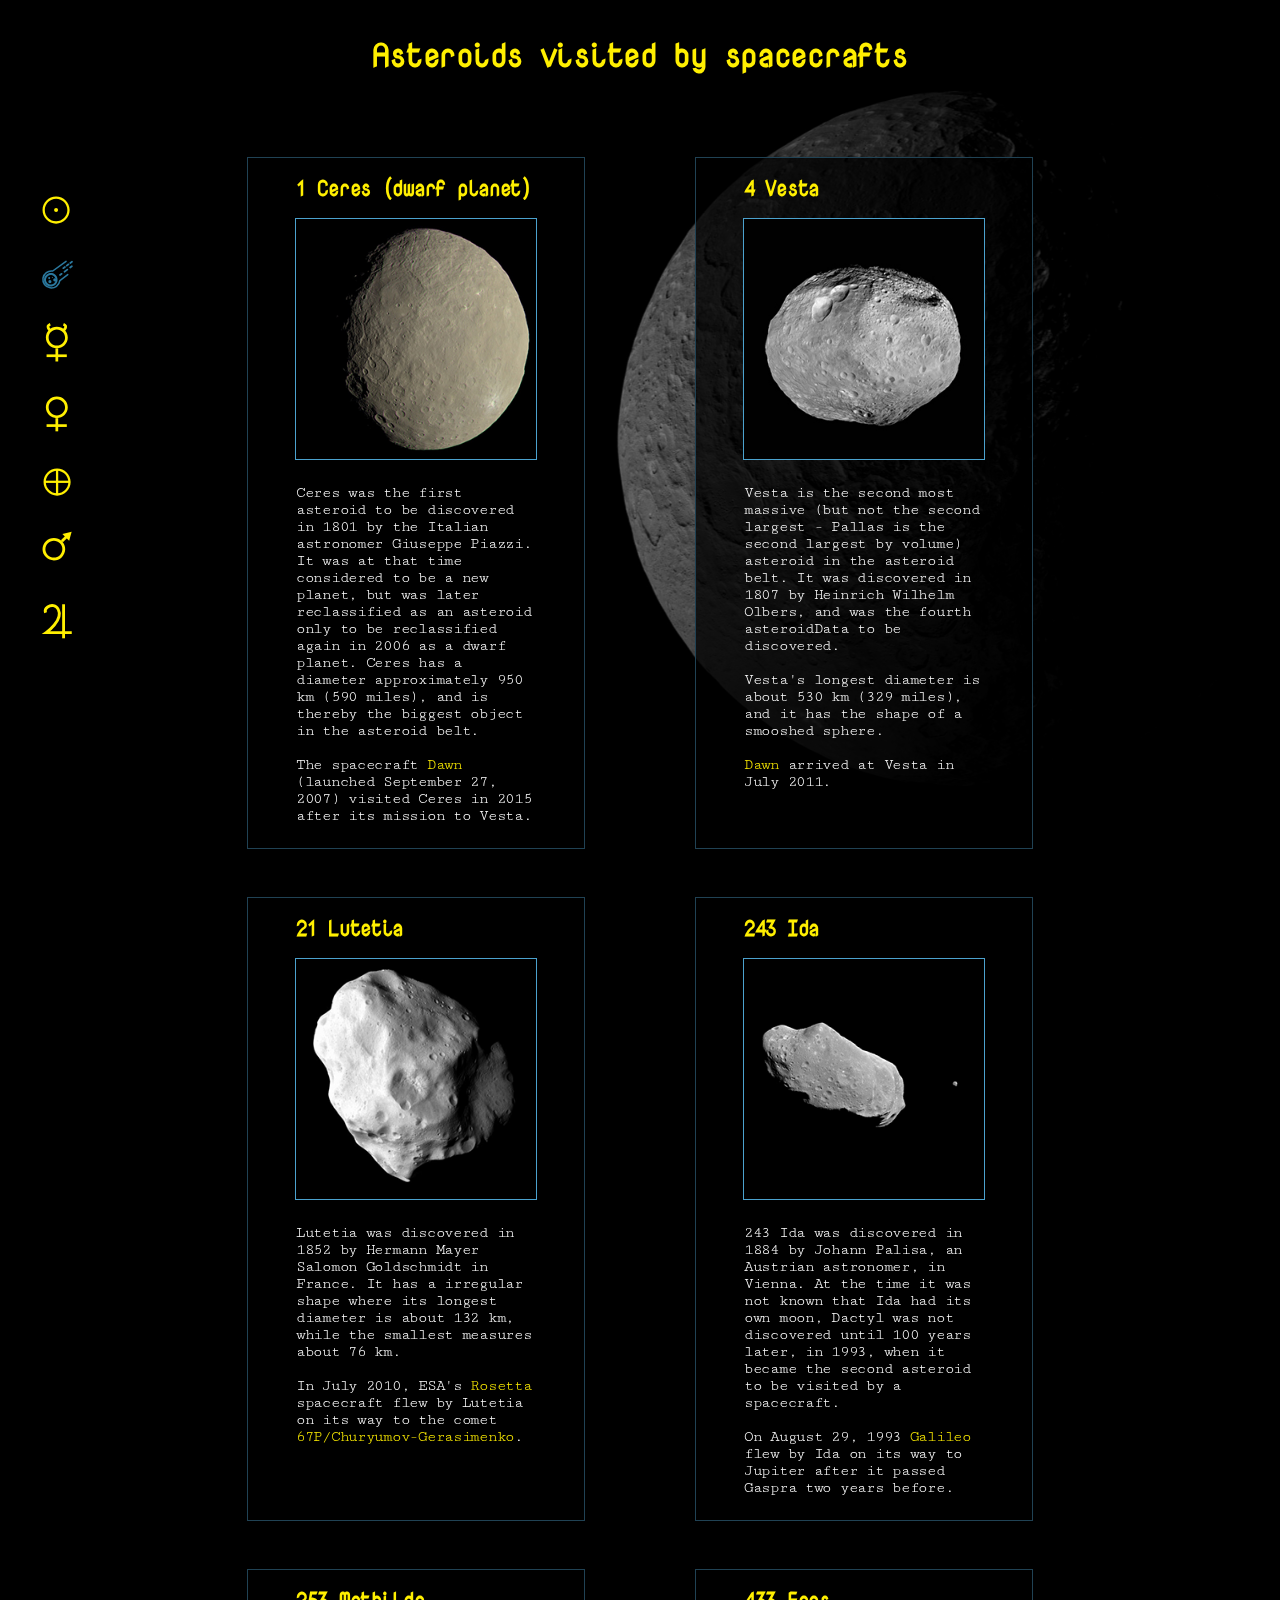
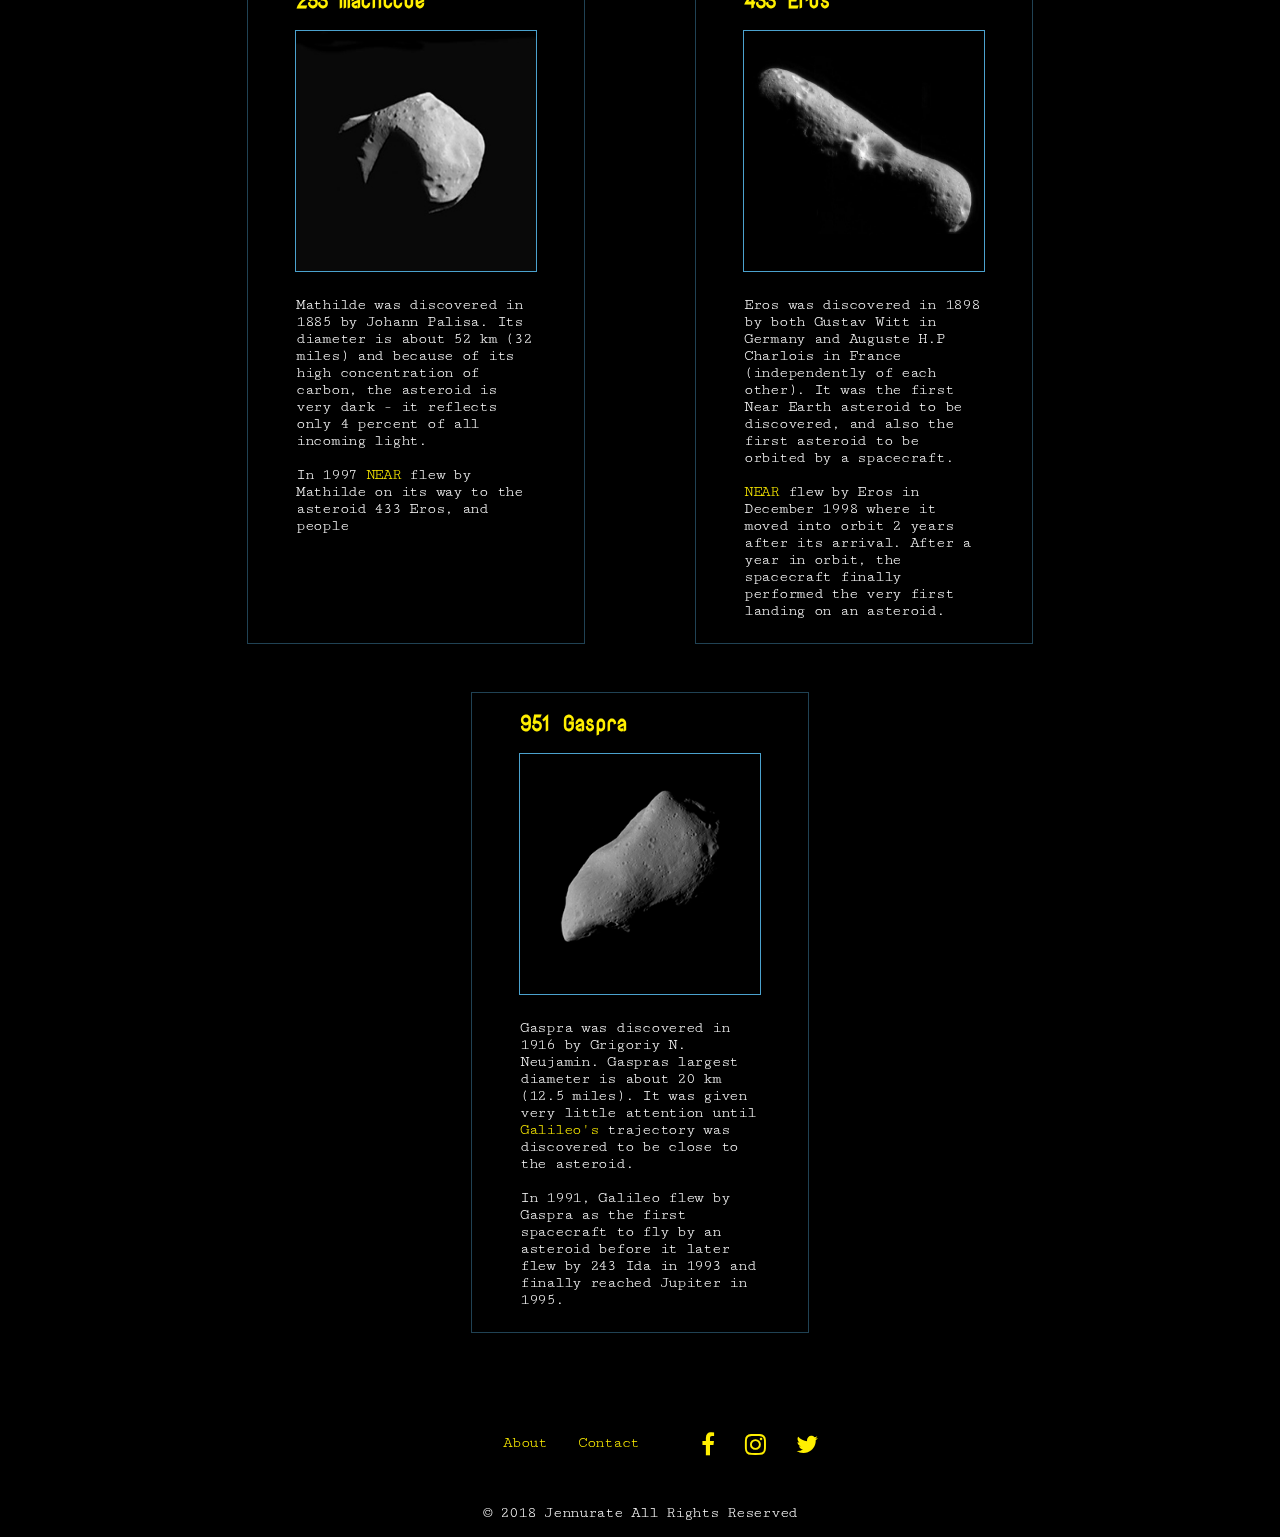
<file: well-known-asteroids.html>
<!DOCTYPE html>
<html lang="en">
<head>
  <meta charset="utf-8" />
  <meta name="description" content="Check out the asteroids visited by spacecrafts." />
  <meta name="keywords" content="asteroid, celestial object, celestial bodies, earth, NASA, space" />
  <meta name="viewport" content="width=device-width, initial-scale=1" />
  <link rel="stylesheet" href="styles/styles.css" type="text/css" />
  <!-- Icons -->
  <link rel="stylesheet" href="https://cdnjs.cloudflare.com/ajax/libs/font-awesome/4.7.0/css/font-awesome.min.css" />
  <title>Asteroid of the Day | Asteroids Visited by Spacecrafts</title>

</head>
<body>
  <div id="bg" class="wellknown-bg"></div>
  <div id="filter"></div>
  <div id="zoom">
    <a id="close"></a>
    <div id="img"></div>
  </div>


  <!-- Background element -->
  <ul class="nav-list">
    <li>
      <a id="sun" class="nav-element"><span id="bg-cap"><p>Check out the background-picture</p></span></a>
    </li>
    <li>
      <a id="x" class="nav-element"><span><p>Click for explanation</p></span></a>
        <div id="bg-expl-container">
        <div id="bg-box">
          <p>
            <a href="https://dawn.jpl.nasa.gov/multimedia/images/image-detail.html?id=PIA21469" target="_blank" title="Opens in new tab">This picture</a> shows
            one of our solar system's dwarf planets, <a href="https://solarsystem.nasa.gov/planets/dwarf-planets/ceres/overview/" target="_blank" title="Opens in new tab">Ceres</a>.
            Ceres was known as an asteroid until 2006, but was then reclassified as a dwarf
            planet due to its size. This picture was taken by <a href="https://dawn.jpl.nasa.gov/" target="_blank" title="Opens in new tab">Dawn</a> during
            its misson to Ceres where it arrived in 2015.
          </p>
        </div>
      </div>
    </li>
  </ul>

<div id="content">
  <header>
    <div id="top-nav">
      <div id="hamburger">
        <span id="bar-1"></span>
        <span id="bar-2"></span>
        <span id="bar-3"></span>
      </div>
    </div>
    <nav id="main-nav">
      <ul>
        <li><a id="home" class="nav-element" href="index.html"><span><p>Home</span></p></a></li>
        <li><a id="mercury" class="nav-element" href="asteroid-of-the-day.html"><span><p>Today's asteroid</p></span></a></li>
        <li><a id="venus" class="nav-element" href="discover.html"><span><p>Discover more approaching asteroids</p></span></a></li>
        <li><a id="earth" class="nav-element" href="planetary-defense.html"><span><p>How do we defend our planet?</p></span></a></li>
        <li><a id="mars" class="nav-element" href="asteroid-belt.html"><span><p>Learn more about the asteroid belt</p></span></a></li>
        <li><a id="jupiter" class="nav-element" href="well-known-asteroids.html"><span><p>Asteroids visited by spacecrafts</p></span></a></li>
      </ul>
    </nav>
  </header>

  <main>
    <h1>Asteroids visited by spacecrafts</h1>
    <div class="distribute-container">
      <div class="asteroid-container">
        <a href="https://dawn.jpl.nasa.gov/science/ceres.html" target="_blank" title="Opens in new tab"><h2>1 Ceres (dwarf planet)</h2></a>
        <i id="ceres" class="asteroid-img"></i>
          <p>
            Ceres was the first asteroid to be discovered in 1801 by the Italian
            astronomer Giuseppe Piazzi. It was at that time considered to be a new planet,
            but was later reclassified as an asteroid only to be reclassified again in
            2006 as a dwarf planet. Ceres has a diameter approximately
            950 km (590 miles), and is thereby the biggest object in the asteroid belt.
            <br/>
            <br/>
            The spacecraft <a href="https://dawn.jpl.nasa.gov/" target="_blank" title="Opens in new tab">Dawn</a> (launched September 27, 2007)
            visited Ceres in 2015 after its mission to Vesta.
          </p>
      </div>

      <div class="asteroid-container">
        <a href="https://dawn.jpl.nasa.gov/science/vesta.html" target="_blank" title="Opens in new tab"><h2>4 Vesta</h2></a>
        <i id="vesta" class="asteroid-img"></i>
          <p>
            Vesta is the second most massive (but not the second largest - Pallas is the second largest by volume)
             asteroid in the asteroid belt. It was discovered in 1807 by Heinrich Wilhelm Olbers, and was the fourth asteroidData
             to be discovered.
             <br/>
             <br/>
             Vesta's longest diameter is about 530 km (329 miles), and it has the shape of a
             smooshed sphere.
             <br/>
             <br/>
            <a href="https://dawn.jpl.nasa.gov/" target="_blank" title="Opens in new tab">Dawn</a> arrived at Vesta in July 2011.
          </p>
      </div>

      <div class="asteroid-container">
        <a href="http://sci.esa.int/rosetta/47389-21-lutetia/" target="_blank" title="Opens in new tab"><h2>21 Lutetia</h2></a>
        <i id="lutetia" class="asteroid-img"></i>
          <p>
            Lutetia was discovered in 1852 by Hermann Mayer Salomon Goldschmidt in France.
            It has a irregular shape where its longest diameter is about 132 km, while the smallest
            measures about 76 km.
            <br/>
            <br/>
            In July 2010, ESA's <a href="http://sci.esa.int/rosetta/" target="_blank" title="Opens in new tab">Rosetta</a>
            spacecraft flew by Lutetia on its way to the
            comet <a href="http://www.esa.int/Our_Activities/Space_Science/Rosetta/Comet_67P_Churyumov-Gerasimenko" target="_blank" title="Opens in new tab">67P/Churyumov-Gerasimenko</a>.
          </p>
      </div>

      <div class="asteroid-container">
        <a href="https://solarsystem.nasa.gov/small-bodies/asteroids/243-ida/in-depth/" target="_blank" title="Opens in new tab"><h2>243 Ida</h2></a>
        <i id="ida" class="asteroid-img"></i>
          <p>
            243 Ida was discovered in 1884 by Johann Palisa, an Austrian astronomer, in Vienna.
            At the time it was not known that Ida had its own moon, Dactyl was not discovered until
            100 years later, in 1993, when it became the second asteroid to be visited by a spacecraft.
            <br/>
            <br/>
            On August 29, 1993 <a href="https://www.jpl.nasa.gov/missions/galileo/" target="_blank" title="Opens in new tab">Galileo</a> flew by Ida on its way to Jupiter after it passed
            Gaspra two years before.
          </p>
      </div>

      <div class="asteroid-container">
        <a href="https://solarsystem.nasa.gov/small-bodies/asteroids/253-mathilde/in-depth/" target="_blank" title="Opens in new tab"><h2>253 Mathilde</h2></a>
        <i id="mathilde" class="asteroid-img"></i>
          <p>
            Mathilde was discovered in 1885 by Johann Palisa. Its diameter is about 52 km (32 miles)
            and because of its high concentration of carbon, the asteroid is very dark - it reflects
            only 4 percent of all incoming light.
            <br/>
            <br/>
            In 1997 <a href="https://solarsystem.nasa.gov/missions/near-shoemaker/in-depth/" target="_blank" title="Opens in new tab">NEAR</a>
            flew by Mathilde on its way to the asteroid 433 Eros, and people
          </p>
      </div>

      <div class="asteroid-container">
        <a href="https://solarsystem.nasa.gov/small-bodies/asteroids/433-eros/in-depth/" target="_blank" title="Opens in new tab"><h2>433 Eros</h2></a>
        <i id="eros" class="asteroid-img"></i>
          <p>
            Eros was discovered in 1898 by both Gustav Witt in Germany and Auguste H.P
            Charlois in France (independently of each other). It was the first Near Earth asteroid
            to be discovered, and also the first asteroid to be orbited by a spacecraft.
            <br/>
            <br/>
            <a href="https://solarsystem.nasa.gov/missions/near-shoemaker/in-depth/" target="_blank" title="Opens in new tab">NEAR</a> flew by Eros in December 1998 where it
            moved into orbit 2 years after its arrival.
            After a year in orbit, the spacecraft finally performed the very first landing on
            an asteroid.
          </p>
      </div>

      <div class="asteroid-container">
        <a href="http://solarviews.com/eng/gaspra.htm" target="_blank" title="Opens in new tab"><h2>951 Gaspra</h2></a>
        <i id="gaspra" class="asteroid-img"></i>
          <p>
            Gaspra was discovered in 1916 by Grigoriy N. Neujamin. Gaspras largest diameter
            is about 20 km (12.5 miles). It was given very little attention until
            <a href="https://www.jpl.nasa.gov/missions/galileo/" target="_blank" title="Opens in new tab">Galileo's</a>
            trajectory was discovered to be close to the asteroid.
            <br/>
            <br/>
            In 1991, Galileo flew by Gaspra as the first spacecraft to fly by an asteroid before it later
            flew by 243 Ida in 1993 and finally reached Jupiter in 1995.
          </p>
      </div>
      <!--
      <div class="asteroid-container">
        <a href="" target="_blank" title="Opens in new tab"><h2>4179 Toutatis</h2></a>
        <i id="toutatis" class="asteroid-img"></i>
          <p>

          </p>
      </div>

      <div class="asteroid-container">
        <a href="" target="_blank" title="Opens in new tab"><h2>5535 Annefrank</h2></a>
        <i id="annefrank" class="asteroid-img"></i>
          <p>

          </p>
      </div>

      <div class="asteroid-container">
        <a href="" target="_blank" title="Opens in new tab"><h2>2867 Šteins</h2></a>
        <i id="steins" class="asteroid-img"></i>
          <p>

          </p>
      </div>

      <div class="asteroid-container">
        <a href="" target="_blank" title="Opens in new tab"><h2>9969 Braille</h2></a>
        <i id="braille" class="asteroid-img"></i>
          <p>

          </p>
      </div>

      <div class="asteroid-container">
        <a href="https://solarsystem.nasa.gov/small-bodies/asteroids/25143-itokawa/in-depth/" target="_blank" title="Opens in new tab"><h2>25143 Itokawa</h2></a>
        <i id="itokawa" class="asteroid-img"></i>
          <p>
            Itokawa was discovered in 1998 by the NEA Research Team at Socorro in New Mexico.

          </p>
      </div>-->
    </div>
  </main>

  <footer>
    <nav id="footer-nav">
      <ul>
        <li><a href="about.html" title="About Asteroid of the Day">About</a></li>
        <li><a href="contact.php" title="Contact me">Contact</a></li>
      </ul>
      <ul class="social-media">
        <li><a href="https://www.facebook.com/NASA/" class="fa fa-facebook" title="Follow NASA on Facebook"></a></li>
        <li><a href="https://www.instagram.com/nasa/" class="fa fa-instagram" title="Follow NASA on Instagram"></a></li>
        <li><a href="https://twitter.com/nasa" class="fa fa-twitter" title="Follow NASA on Twitter"></a></li>
      </ul>
    </nav>
    <p>&copy; 2018 Jennurate All Rights Reserved </p>

  </footer>
</div> <!-- content -->

<script src="scripts/global.js"></script>
</body>
</html>
</file>
<file: styles/styles.css>
@import url('https://fonts.googleapis.com/css?family=Cutive+Mono|Nova+Mono');

/* COLORS
yellow: #FFEF00 rgba(255,239,0,1.0)
light blue: #2B799F rgba(43,127,153,1.0)
lighter blue: #4BA2CE rgba(75,162,206,1.0) WCAG
dark blue: #204254 rgba(32,66,84,1.0)

*/

/* --- GLOBAL --- */

html{
  min-width: 100%;
  min-height: 100%;
  font-family: 'Cutive Mono', monospace;
  letter-spacing: -0.08em;
  color: white;
}
body{
  width: 100%;
  height: 100%;
  margin: 0;
  padding: 0;
  background-color: black;
  opacity: 0;
}
#content{
  width: 100%;
  height: 100%;
  position: absolute;
  top: 0;
  left: 0;
}
#filter{
  width: 100%;
  height: 100%;
  position: fixed;
  top: 0;
  left: 0;
  background-color: rgba(0,0,0,0.4);
  opacity: 1;
}
main{
  width: inherit;
}

h1,h2{
  font-family: 'Nova Mono', monospace !important;
  color: #FFEF00 !important;
  margin: 0.5rem;
}
h1{
  text-align: center;
  padding: 2rem;
  margin: 0;
}
h2{
  font-size: 1.3rem;
}
p{
  margin: 1rem;
}

/* Navigation */

#main-nav{
  position: fixed;
  top: 50%;
  left: 2.3rem;
  width: 2.5rem;
  height: auto;
  margin-top: -12rem;
  z-index: 999;
}

#main-nav ul{
  display: flex;
  flex-direction: column;
  align-items: center;
  width: 2.5rem;
  padding: 0;
  margin: 0;
}

ul.nav-list{
  display: flex;
  flex-direction: row;
  align-items: center;
  position: fixed;
  top: 50%;
  left: 2.5rem;
  padding: 0;
  margin-top: -16rem;
  z-index: 999;
}
ul.nav-list li{
  display: block;
  list-style: none;
}

#main-nav ul li{
  display: block;
  list-style: none;
  padding-bottom: 2rem;
}

#home,#sun, #earth{
  display: block;
  width: 2rem;
  height: 2rem;
}
#mercury, #venus, #mars, #jupiter{
  display: block;
  width: 2rem;
  height: 2.5rem;
}

#home{ background: url('../icons/asteroid.svg') no-repeat;}
#sun{
  background: url('../icons/sun.svg') no-repeat;
  z-index: 1;
}
#mercury{ background: url('../icons/mercury.svg') no-repeat; }
#venus{ background: url('../icons/venus.svg') no-repeat; }
#earth{ background: url('../icons/earth.svg') no-repeat; }
#mars{ background: url('../icons/mars.svg') no-repeat; }
#jupiter{ background: url('../icons/jupiter.svg') no-repeat; }


#x{
  display: block;
  width: 2rem;
  height: 2rem;
  background: url('../icons/o.svg') no-repeat;
  position: absolute;
  top: 3rem;
  left: 3rem;
  z-index: 1000;
  opacity: 0;
  cursor: pointer;
}
#bg-box{
  display: block;
  width: 20rem;
  height: auto;
  position: absolute;
  top: 0;
  left: 0;
  background-color: rgba(0,0,0,0.75)/*rgba(32,66,84,0.75)*/;
  border: 0.05rem solid rgba(32,66,84,0.75);
  z-index: 1001;
}
#bg-expl-container{
  display: none;
  width: 22rem;
  height: 20rem;
  position: absolute;
  top: 6rem;
  left: 6rem;
}

a.nav-element span{
  display: none;
  width: 22rem;
  padding: 0rem;
  position: absolute;
  top: 0;
  left: 2.5rem;
  z-index: 9999;
}
a.nav-element span p{
  display: inline-block;
  width: auto;
  padding: 0.5rem;
  margin: 0;
  background-color: rgba(0,0,0,0.75);
}
a.nav-element:hover{
  position: relative;
  cursor: pointer;
}
a.nav-element:hover span{
  display: inline-block;

}

/*inline links*/
a{
  color: #FFEF00;
  text-decoration: none;
  position: relative;
}
a.tip{
  position: relative;
  border-bottom: 1px dashed #FFEF00;
}
a.tip:hover{
  border-bottom: 1px dashed #FFEF00;

  }
a.tip span{
  display: none;
  position: absolute;
  min-width: 10em;
  padding: 0.5rem;
  background-color: black;
  border: 0.05rem solid #204254;
  color: white;
  z-index: 999;
}
a.tip:hover span{
  display: inline-block;
}
p a:hover{
  border-bottom: 0.05rem solid #FFEF00;
}

a:hover:after{
  width: 100%;
}
a:visited{
  color: #FFEF00;
}

/*buttons*/
.button{
  display: flex;
  justify-content: center;
  align-items: center;
  height: 2rem;
  width: 10rem;
  border: 0.1rem solid black;
  font-family: 'Nova Mono', monospace;
  font-size: 1rem;
  color: black !important;
  letter-spacing: -0.05rem;
  transition: background-color 0.5s;
  -o-transition: background-color 0.5s;
  -moz-transition: background-color 0.5s;
  -webkit-transition: background-color 0.5s;
}
.button:after{
  border-bottom: none;
}
.button:hover{
  background-color: black;
  color: #FFEF00 !important;
  text-decoration: none;
  border: 0.1rem solid black;
  cursor: pointer;
}

#to-top{
  display: block;
  width: 3rem;
  height: 3rem;
  position: fixed;
  right: 20%;
  bottom: 5rem;
  border-radius: 25%;
  background: url('../icons/totop.svg')  rgba(75,162,206,0.75) no-repeat;
  transition: background-color 0.5s;
  -o-transition: background-color 0.5s;
  -moz-transition: background-color 0.5s;
  -webkit-transition: background-color 0.5s;
  opacity: 0;
  z-index: 9999;
}

#to-top:hover{
    background: url('../icons/totop.svg')  rgba(75,162,206,1.0) no-repeat;
}

/* Footer */
footer{
  display: flex;
  flex-direction: column;
  justify-content: center;
  align-items: center;
  min-height: 7rem;
  /*background-color: rgba(0,0,0,0.75);*/
  opacity: 1;
}
#footer-nav{
  display: flex;
  flex-wrap: wrap;
  width: 100%;
  flex-direction: row;
  justify-content: center;
  align-items: center;
  margin: 1rem auto 0 auto;
}
footer ul{
  list-style: none;
}
footer ul li{
  display: inline-block;
  padding: 0.7rem;
}
footer a:after{
  content: '';
  position: absolute;
  bottom: 0;
  left: 0;
  width: 0%;
  border-bottom: 0.05rem solid #2B799F;
  transition: 0.5s;
  -o-transition: 0.5s;
  -moz-transition: 0.5s;
  -webkit-transition: 0.5s;
}
.fa{
  font-size: 1.5rem !important;
  padding: 0.5rem 0 0.3rem 0;
}

/* --- INDEX PAGE --- */
.index-bg{
  width: 100%;
  height: 100%;
  position: fixed;
  top: 0;
  left: 0;
  background: url('../bg-images/potentially-hazardous-asteroids.jpg') no-repeat;
  background-size: cover;
  background-attachment: fixed;
  background-position: center center;
  z-index: -999;
}

/* "Asteroid of the Day" Section */

.index-container{
  display: flex;
  flex-direction: row;
  flex-wrap: wrap;
  width: 40rem;
  justify-content: center;
  align-items: center;
  margin: 1.5rem auto;
}
#top-container{
  display: block;
  /*background-color: rgba(0,0,0,0.75);*/
  opacity: 1;
}

.asteroid-box{
  display: block;
  width: 30rem;
  height: auto;
  position: relative;
  background-color: rgba(75,162,206,0.85);
  color: black;
  margin: 0 auto;
  padding: 0.6rem 0 0.6rem 0;
}
#asteroid-name{
  color: black !important;
  text-align: center;
}

#details-list{
  list-style: none;
}
.learn-more-pos{
  position: relative;
  margin: 0.5rem auto;
}

#bottom-container{
  display: block;
}

.twitter-timeline{
  position: absolute;
  right: 0;
}


/* ASTEROID OF THE DAY DETAILS PAGE */

.asteroid-bg{
  display: block;
  width: 100%;
  height: 100%;
  position: fixed;
  top: 0;
  left: 0;
  background: url('../bg-images/the-snowman-vesta.jpg') no-repeat;
  background-size: cover;
  z-index: -999;
}

.details-content{
  width: 40rem;
  height: auto;
  background-color: rgba(0,0,0,0.75);
  margin: 1.5rem auto;
  padding: 1.5rem;
  color: white;
}

#details li{
  list-style: none;
  padding: 0.5rem;
}
#timeline{
  list-style: none;
  padding-top: 1rem;
  padding: 1.5rem;
}
#timeline h2{
  padding-bottom: 1rem;
}
#timeline h3{
  border-bottom: 1px solid rgba(43,127,153,0.75);
}
.date{
  display: flex;
  flex-direction: row;
  flex-wrap: nowrap;
  align-items: center; 
}
.toside{
  width: 1rem;
  height: 1rem;
  background: url('../icons/toside.svg') top right no-repeat;
  padding-left: 0.5rem;
}
.down{
  width: 1rem;
  height: 1rem;
  background: url('../icons/down.svg') no-repeat;
}
#timeline li{
  cursor: pointer;
}
#timeline ul{
  list-style: none;
  padding: 0 0 2rem 1rem;
  margin: 0;
}
#timeline ul li{
  padding: 0.5rem 0 0.5rem 0;
  border-bottom: none;
}

/* DISCOVER PAGE */

.discover-bg{
  display: block;
  width: 100%;
  height: 100%;
  position: fixed;
  top: 0;
  left: 0;
  background: url('../bg-images/ida-and-dactyl-galileo.jpg') top center no-repeat;
  background-size: auto 100%;
  z-index: -999;
}

#asteroids-list{
  list-style: none;
  width: 30rem;
  margin: 1.5rem auto;
}
#asteroids-list li{
  padding: 0;
  margin-bottom: 1.5rem;
}
#asteroids-list ul{
  background-color: rgba(43,127,153,0.75);
  padding: 0rem 1.5rem 1.5rem 1.5rem;
  list-style: none;
}
#asteroids-list ul li{
  padding: 0.5rem;
  margin: 0;
}

/* PLANETARY DEFENSE PAGE */
.planetary-bg{
  display: block;
  width: 100%;
  height: 100%;
  position: fixed;
  background: url('../bg-images/earth-junocam.jpg') top right no-repeat;
  background-size: cover;
  z-index: -999;
}

.planetary-content, .belt-content{
  display: flex;
  flex-direction: column;
  justify-content: center;
  align-items: center;
  width: 40rem;
  margin: 1.5rem auto;
  padding: 0.5rem;
  background-color: rgba(0,0,0,0.75);
}
.planetary-content ul{
  list-style: none;
}

.video{
   width: 560px;
   height: 315px;
   padding: 2rem;
}

/* ASTEROID BELT PAGE */
.belt-bg{
  display: block;
  width: 100%;
  height: 100%;
  position: fixed;
  background: url('../bg-images/asteroid-belt-diagram.jpg') top center no-repeat;
  background-size: auto 100%;
  z-index: -999;
}

/* WELL KNOWN ASTEROIDS */
.wellknown-bg{
  display: block;
  width: 100%;
  height: 100%;
  position: fixed;
  background: url('../bg-images/ceres-craters-dawn.jpg') top center no-repeat;
  background-size: auto 100%;
  z-index: -999;
}

.distribute-container{
  display: flex;
  flex-direction: row;
  flex-wrap: wrap;
  width: 70%;
  justify-content: space-between;
  margin: 1.5rem auto;
}
.asteroid-container{
  display: flex;
  flex-direction: column;
  width: 20rem;
  padding: 0.5rem;
  margin: 1.5rem auto;
  background-color: rgba(0,0,0,0.75);
  margin: 1.5rem auto;
  border: 0.05rem solid #204254;

}
.asteroid-container h2{
  padding-left: 2rem;
}
.asteroid-container p{
  width: 15rem;
  align-self: center;
}
.asteroid-img{
  width: 15rem;
  height: 15rem;
  border: 0.05rem solid rgba(75,162,206,1.0);
  margin: 0.5rem;
  align-self: center;
}

/*
#zoom{
  display: none;
  width: 80%;
  height: 50%;
  padding: 1.5rem;
  position: fixed;
  top: 10%;
  background: rgba(0,0,0,0.75);
  margin: 25% 10% 25% 10%;
  z-index: 9999;
}
#img{
  position: absolute;
  width: 80%;
  height: 80%;
  margin: 1.5rem auto;
  background-size: contain;
}
#close{
  width: 2rem;
  height: 2rem;
  background: url('../icons/x.svg') no-repeat;
  position: absolute;
  top: 1.5rem;
  right: 1.5rem;
  cursor: pointer;
}
*/
#ceres{
  background: url('../images/ceres-dawn.jpg') center no-repeat;
  background-size: cover;
}
#vesta{
  background: url('../images/vesta-dawn.jpg') center no-repeat;
  background-size: cover;
}
#ida{
  background: url('../images/ida-and-dactyl-galileo.jpg') center no-repeat;
  background-size: cover;
}
#lutetia{
  background: url('../images/lutetia-rosetta.jpg') center no-repeat;
  background-size: cover;
}
#mathilde{
  background: url('../images/mathilde-near.jpg') center no-repeat;
  background-size: cover;
}
#eros{
  background: url('../images/eros-near.jpg') center no-repeat;
  background-size: cover;
}
#gaspra{
  background: url('../images/gaspra-galileo.jpg') center no-repeat;
  background-size: cover;
}

/* --- ABOUT --- */

.about-bg{
  display: block;
  width: 100%;
  height: 100%;
  position: fixed;
  top: 0;
  left: 0;
  background: url('../bg-images/ceres-juling-crater-dawn.jpg') top center no-repeat;
  background-size: cover;
  z-index: -999;
}

#about-content{
  display: flex;
  flex-direction: column;
  width: 40rem;
  height: auto;
  margin: 0 auto;
  padding: 0.5rem;
  background-color: rgba(0,0,0,0.75);
}
#about-content p{
  padding: 2.5rem auto;
}
.sign{
  text-align: right;
  margin: 0rem 2.5rem 1.5rem 1.5rem;
}

/* CONTACT PAGE */
.contact-bg{
  display: block;
  width: 100%;
  height: 100%;
  position: fixed;
  top: 0;
  left: 0;
  background: url('../bg-images/hubble-telescope-earth-horizon.jpg') top center no-repeat;
  background-size: cover;
  z-index: -999;
}

fieldset{
  width: 30rem;
  margin: 2rem auto 0 auto;
  padding: 1.5rem;
  border: 0.01rem solid #4BA2CE;
  background-color: rgba(0,0,0,0.75);

}
fieldset legend{
  text-align: center;
  color: #FFEF00;
}

form{
  display: flex;
  flex-direction: row;
  flex-wrap: wrap;
  justify-content: space-between;
  width: 100%;
  margin: 0;
  padding: 0;
}
input[type], textarea{
  background-color: rgba(0,0,0,0.75);
  color: white;
  border: 0.01rem solid rgba(75,162,206,0.75);
  font-family: 'Cutive Mono';
}
input[type]:focus, textarea:focus{
  border: 0.01rem solid rgba(75,162,206,1.0);
  outline: none;
}
input[type="text"]{
  width: 42%;
  margin: 0.5rem;
  padding: 0.5rem;
}

textarea, input[type="email"]{
  width: 100%;
  padding: 0.5rem;
  margin: 0.5rem;
}

textarea{
  height: 9rem;
  resize: none;
}

::placeholder{
  color: white;
  opacity: 1;
}
::-ms-input-placeholder{
  color: white;
  opacity: 1;
}
:-ms-input-placeholder{
  color: white;
  opacity: 1;
}

input[type="submit"]{
  display: flex;
  justify-content: center;
  align-items: center;
  height: 2rem;
  width: 10rem;
  margin: 0.5rem auto;
  border: 0.1rem solid #FFEF00;
  font-family: 'Nova Mono', monospace;
  font-size: 1rem;
  color: #FFEF00 !important;
  letter-spacing: -0.05rem;
  transition: background-color 0.5s;
  -o-transition: background-color 0.5s;
  -moz-transition: background-color 0.5s;
  -webkit-transition: background-color 0.5s;
}
input[type="submit"]:after{
  border-bottom: none;
}
input[type="submit"]:hover, input[type="submit"]:active{
  background-color: #FFEF00;
  color:black !important;
  text-decoration: none;
  border: 0.1rem solid #FFEF00;
  cursor: pointer;
}

.hide-robot{
  display: none;
}

#name-error, #email-error, #subject-error, #message-error{
  width: 100%;
  height: 0rem;
  color: red;
  padding-left: 0.5rem;
  margin: 0 auto;
}



/* --- STYLES FOR TABLET --- */
@media screen and (max-width: 1024px){

  main{
    padding-top: 3.5rem;
  }
  ul.nav-list{
  position: fixed;
  top: 0;
  left: 3rem;
  width: 100%;
  margin: 0;
  padding: 0;
  z-index: 1003;
}
ul.nav-list span{
  display: block;
  padding: 0;
  font-size: 0.8rem;
}
#sun{
  position: fixed;
  top: 0.5rem;
  left: 5rem;
}
#x{
  position: fixed;
  top: 3rem;
  left: 5rem;
}

#bg-expl-container{
  position: absolute;
  top: 6rem;
  left: 3rem;
  width: 100%;
  padding: 0;
}

  /* HAMBURGER MENU */

  #top-nav{
    width: 100%;
    height: 3rem;
    position: fixed;
    top: 0;
    left: 0;
    background-color: rgba(0,0,0,0.75);
    z-index: 1002;
  }
  #hamburger{
    width: 2rem;
    height: 2rem;
    position: fixed;
    top: 0.5rem;
    left: 1.5rem;
    z-index: 1003;
  }
  #hamburger span{
    display: block;
    width: 100%;
    height: 0.25rem;
    margin-top: 0.3rem;
    background-color:  #FFEF00;
  }
  .change-1{
    -webkit-transform: rotate(-45deg) translate(-0.3rem, 0.5rem);
    transform: rotate(-45deg) translate(-0.3rem, 0.5rem);
  }
  .change-2{
    opacity: 0;
  }
  .change-3{
    -webkit-transform: rotate(45deg) translate(-0.3rem, -0.47rem);
    transform: rotate(45deg) translate(-0.3rem, -0.47rem);
  }
  #main-nav{
    display: none;
    width: 50%;
    height: 100%;
    position: fixed;
    left: 0;
    top: 3rem;
    margin: 0;
    padding: 10% 1.5rem;
    background-color: rgba(0,0,0,0.85);
    z-index: 1003;
  }
  #main-nav a{
    height: 2rem;
    width: 2rem;
  }
  #main-nav a span{
    display: block;
    position: relative;

  }
  #main-nav p{
    background-color: rgba(0,0,0,0);
    padding: 0;
    font-size: 0.9rem;
  }

  a.tip span{
    display: none;
    padding: 0.5rem;
    font-size: 1rem;
  }

  /* INDEX PAGE */
  .asteroid-box{
    width: 350px;
  }

  /* WELL KNOWN ASTEROIDS PAGE */

  /*#zoom{
    width: 80%;
    height: 100%;
    padding: 1.5rem;
    position: fixed;
    top: 0;
    margin: 1.5rem auto;
  }
  */

}

/* --- STYLES FOR SMARTPHONE --- */
@media screen and (max-width: 600px){

  /* GLOBAL */

  #hamburger{
   position: fixed;
   left: 0.5rem;
  }
  #main-nav{
    width: 100%;
    padding: 25% 0.5rem;
  }
  #main-nav p{
    font-size: 0.8rem;
  }
  #bg-expl-container{
    width: 100%;
    position: fixed;
    left: 0;
  }
  #bg-box{
    position: relative;
    width: 90%;
    margin: 0 auto;
  }
  #sun{
    position: fixed;
    left: 3.5rem;
  }
  #x{
    position: fixed;
    left: 3.5rem;
  }

  h1{ font-size: 1.5rem; }
  h2{ font-size: 1.3rem; }


  a:active{
    background-color: rgba(32,66,84,0.75);
  }
  footer ul{
    padding: 0;
    width: 100%;
    margin: 1rem auto;
    text-align: center;
  }
  footer ul li{
    display: inline-block;
    padding: 0 0.7rem 0 0.7rem;
  }
  footer p{
    text-align: center;
    font-size: 0.9rem;
  }

  .video{
    width: 100%;
    height: auto;
  }

  /* INDEX PAGE */

  .index-container{
    width: 100%;
    margin: 0 auto;
  }
    #top-container{
      width: inherit;
    }
  .asteroid-box{
    display: block;
    width: 90%;
  }

  /* ASTEROID OF THE DAY DETAILS PAGE */
  .details-content{
    width: 90%;
    padding: 0;
  }
  #details{
    padding: 0.5rem;
  }

  /* DISCOVER PAGE */
  #asteroids-list{
    width: 90% !important;
    padding: 0 !important;
  }

  /* PLANETARY DEFENSE PAGE */
  .planetary-content{
    width: 90%;
  }
  .planetary-content ul{
    padding: 1rem;
  }

  /* ASTEROID BELT PAGE*/
  .belt-content{
    width: 90%;
  }

  /* ABOUT PAGE */
  #about-content{
    width: 90%;
  }

  /* CONTACT PAGE */
  fieldset{
    width: 90%;
    padding: 0.5rem;
  }
  input[type="text"]{
    width: 100%;
  }
}
</file>
